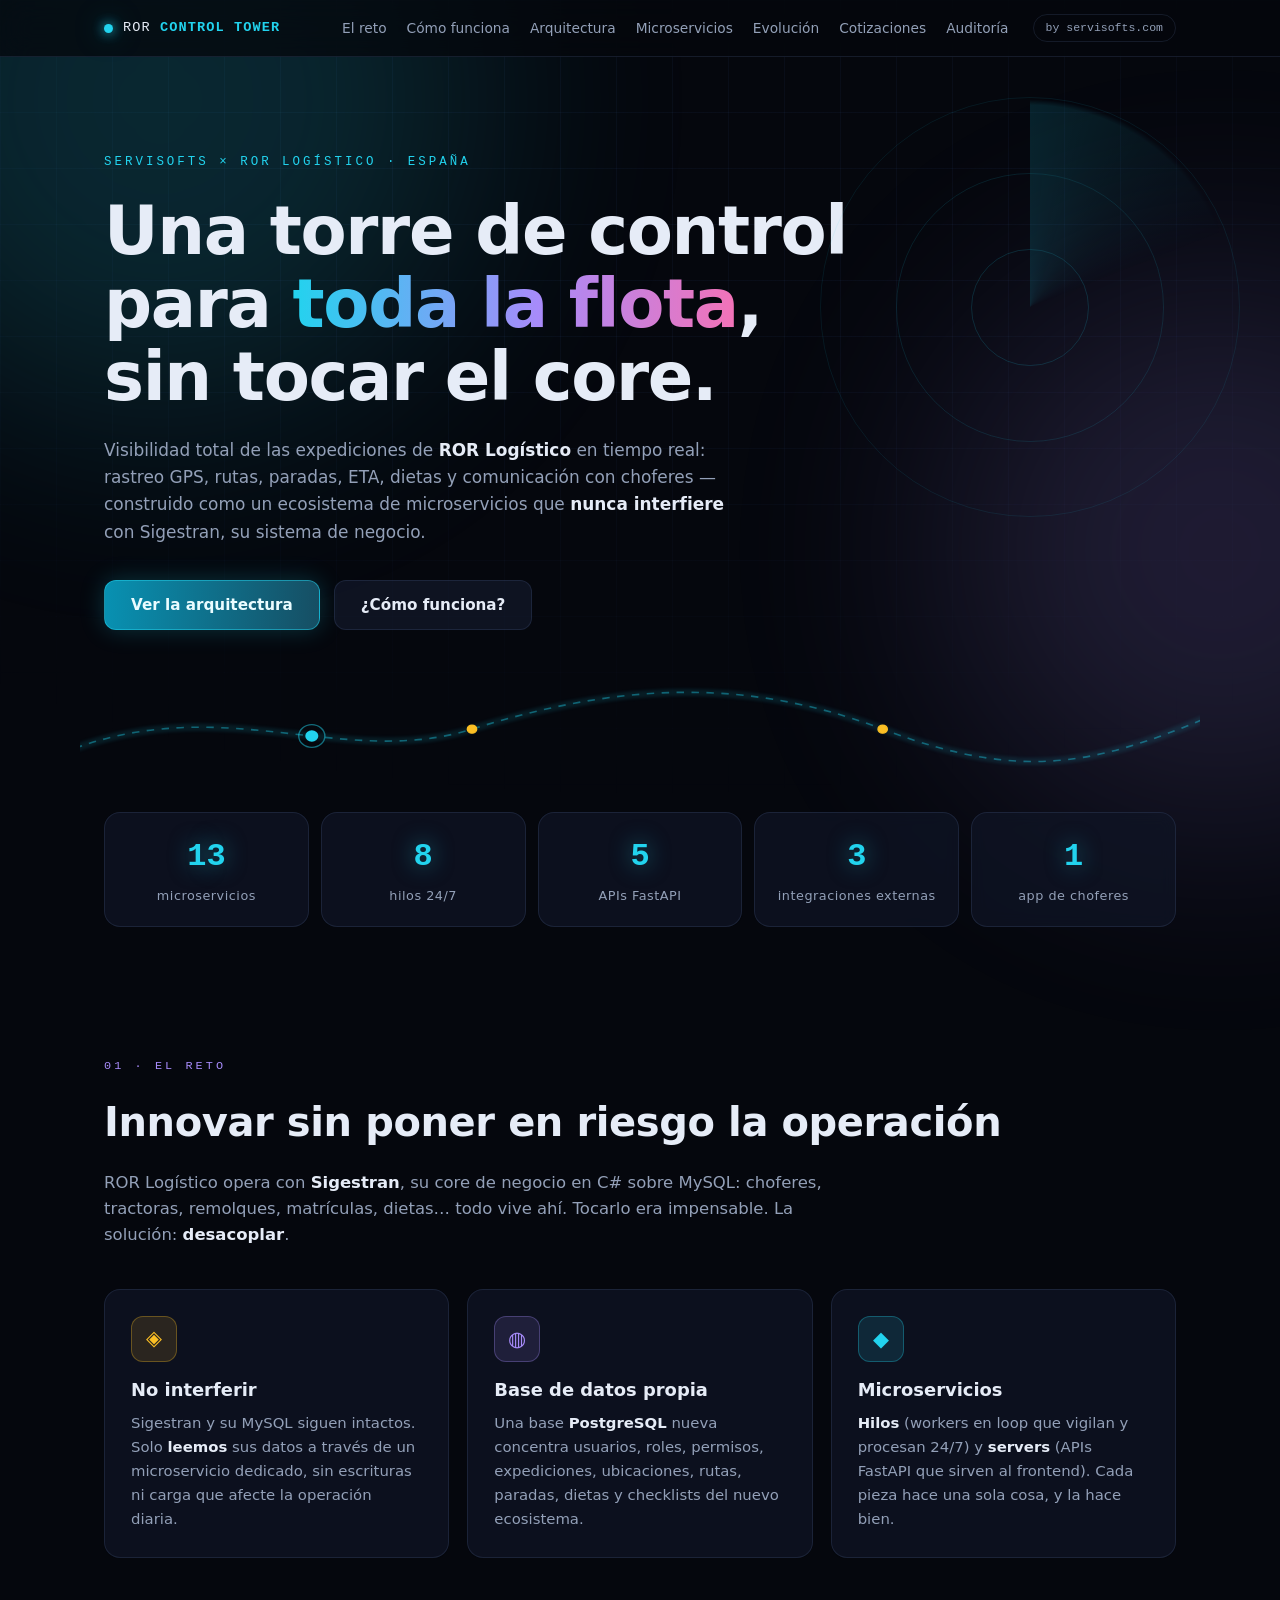
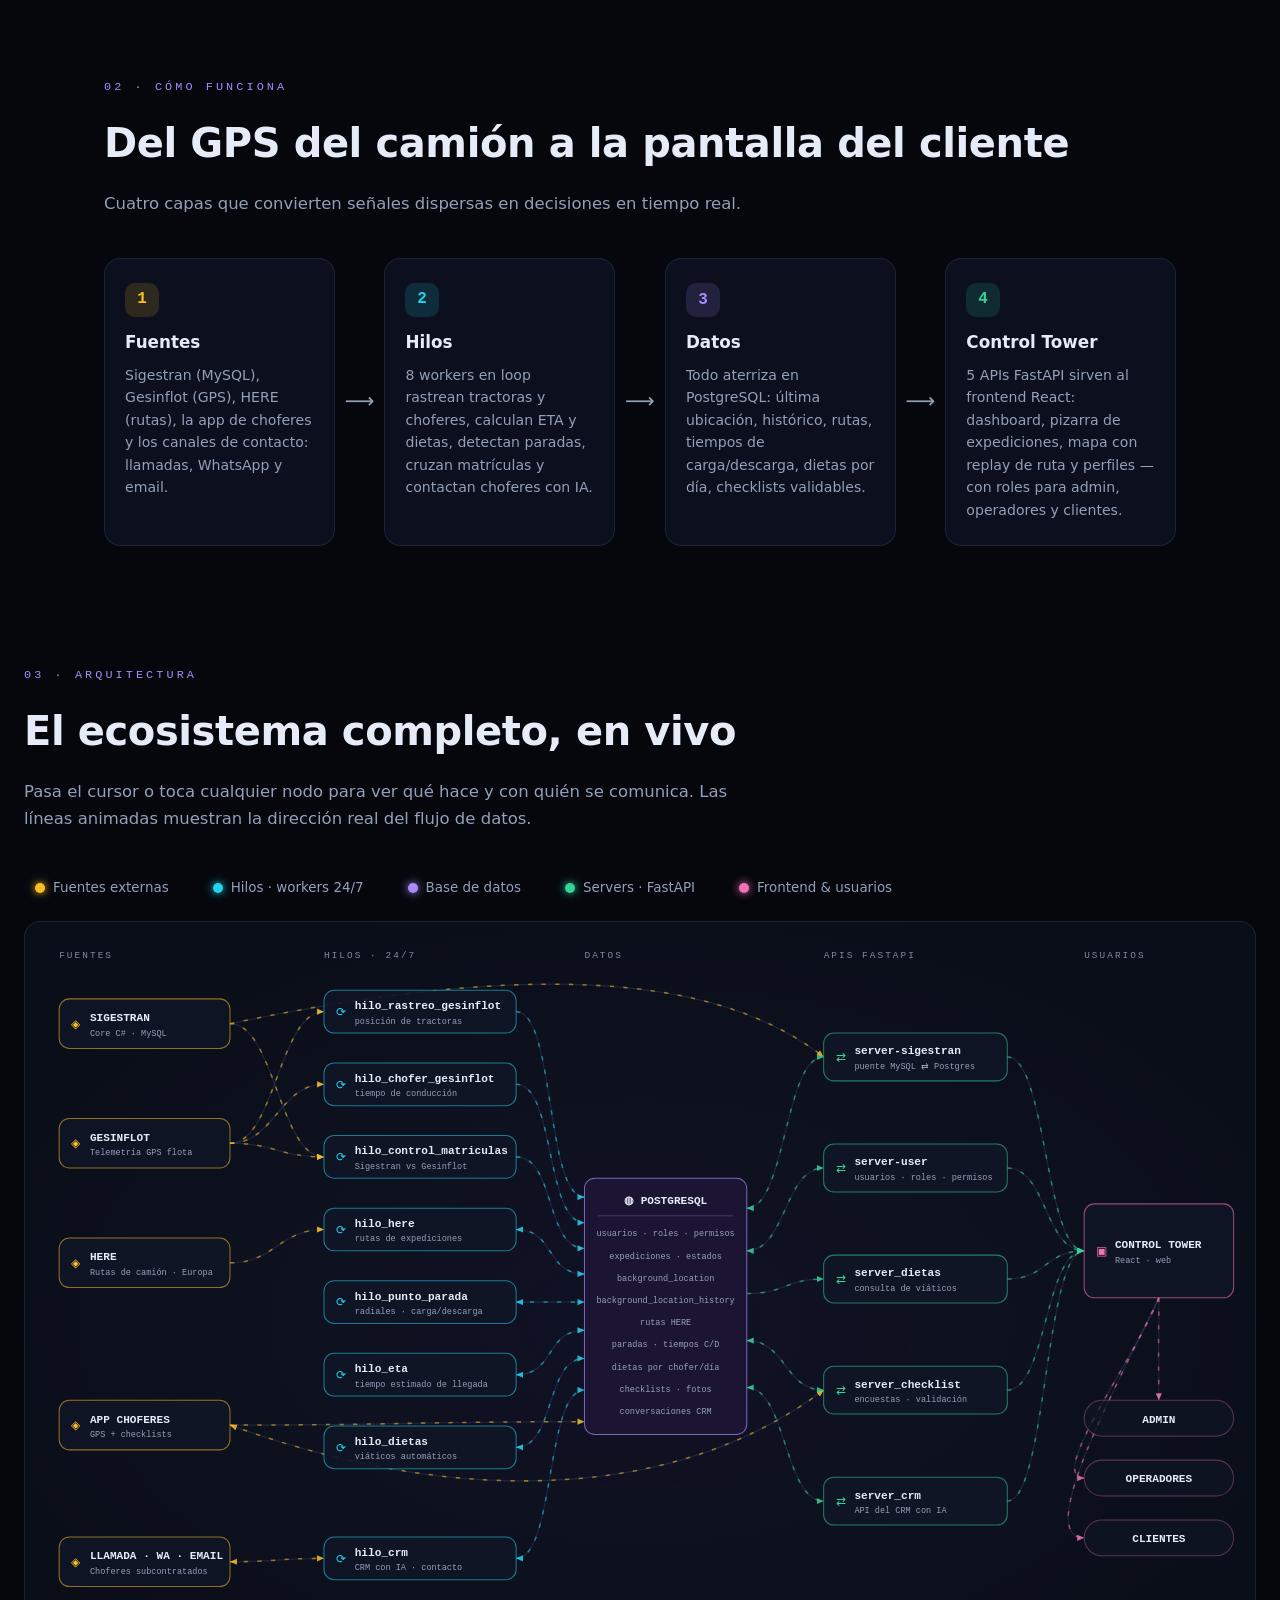
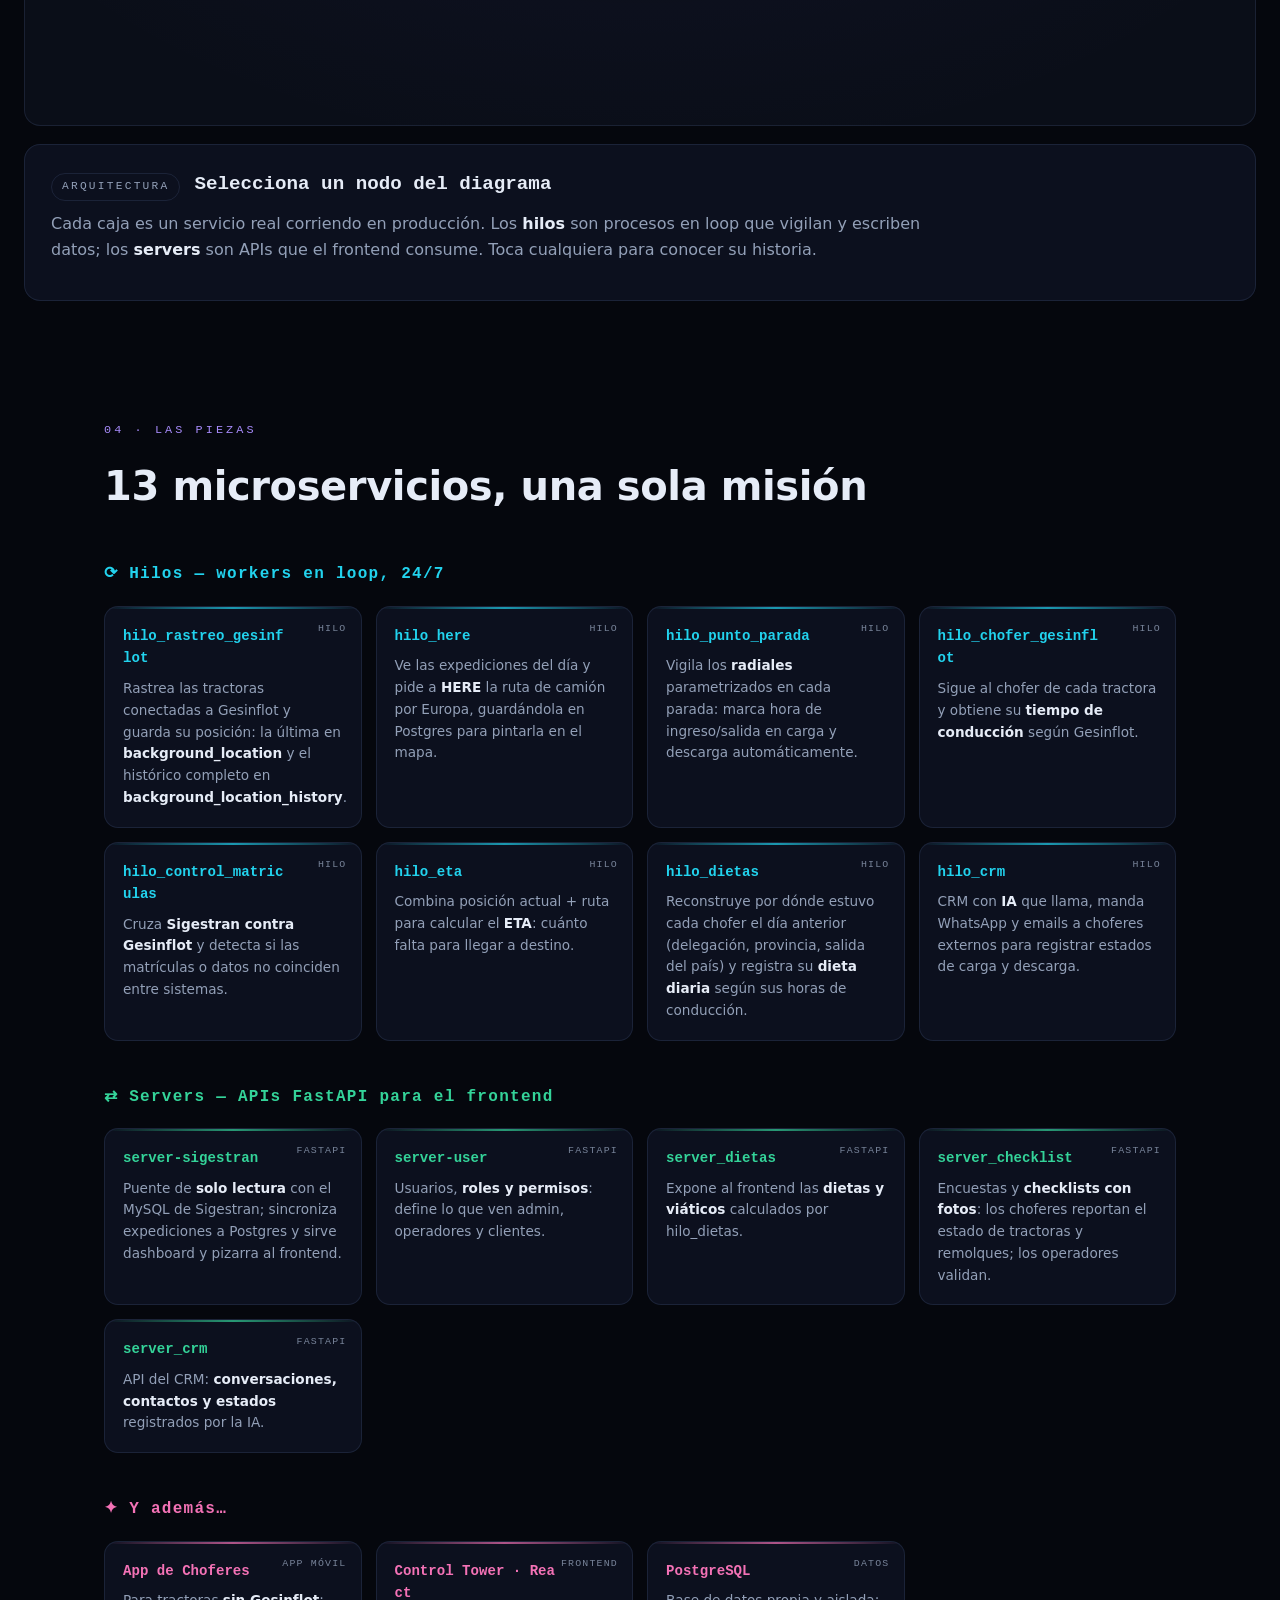
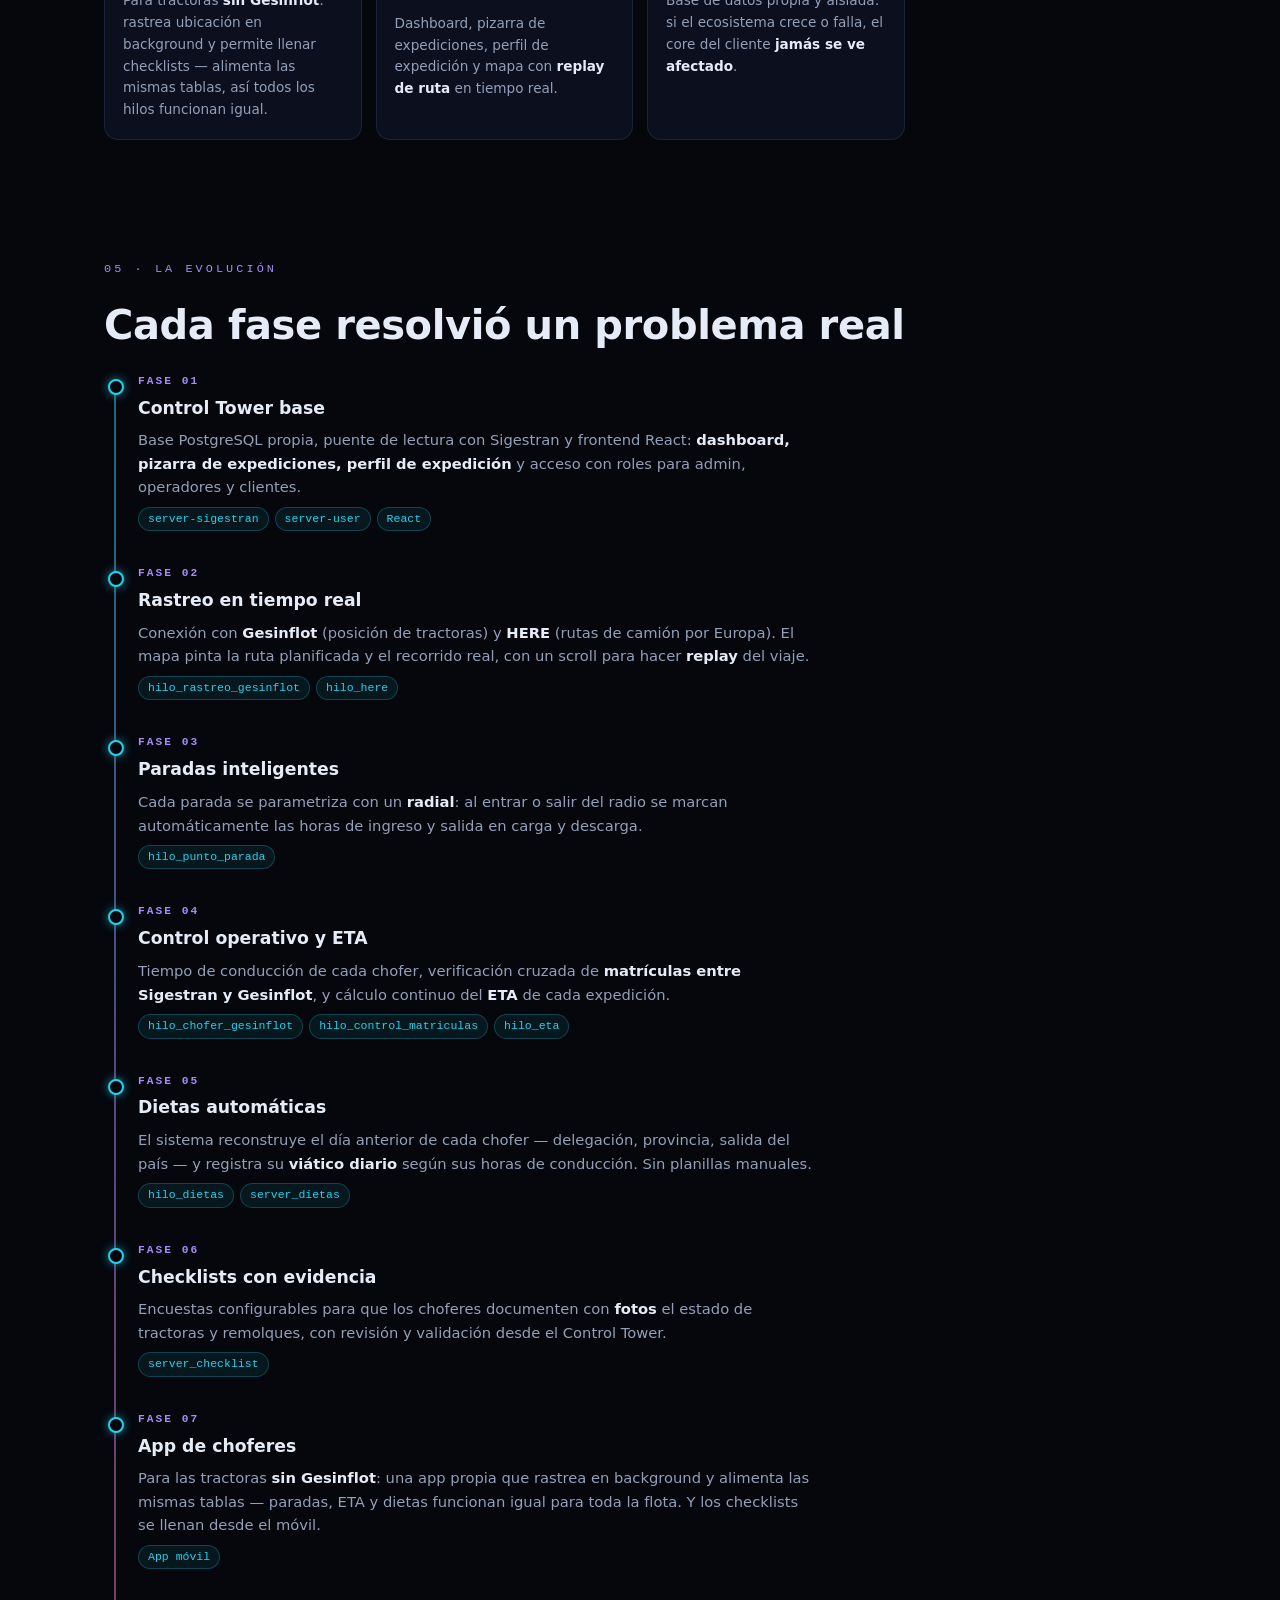
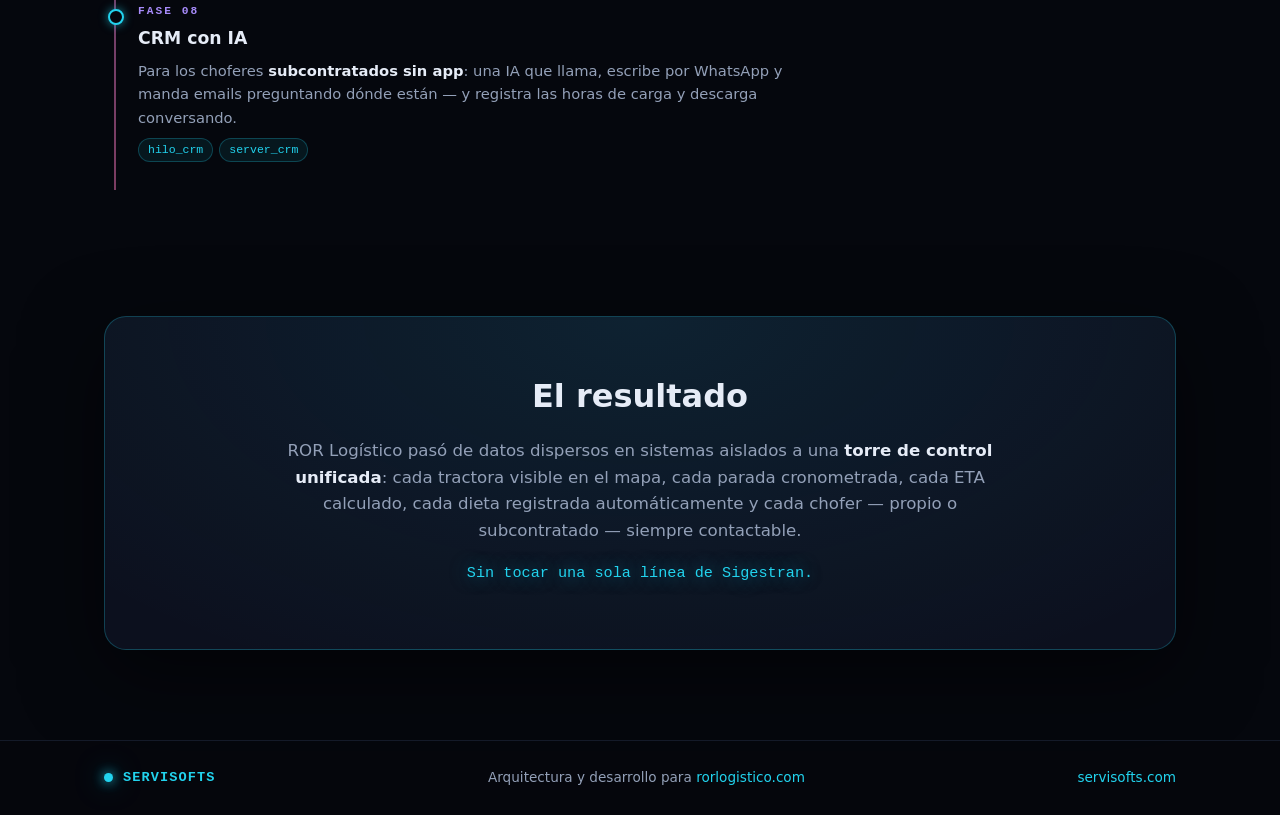
<file: index.html>
<!DOCTYPE html>
<html lang="es">
<head>
    <meta charset="UTF-8">
    <meta name="viewport" content="width=device-width, initial-scale=1.0">
    <title>ROR Control Tower — Arquitectura | Servisofts</title>
    <meta name="description" content="Control Tower logístico para ROR Logístico: rastreo en tiempo real, ETA, dietas automáticas y CRM con IA. Desarrollado por Servisofts.">
    <meta property="og:type" content="website">
    <meta property="og:site_name" content="ROR Control Tower · Servisofts">
    <meta property="og:locale" content="es_ES">
    <meta property="og:url" content="https://s-r-o-r.github.io/">
    <meta property="og:title" content="ROR Control Tower — Arquitectura | Servisofts">
    <meta property="og:description" content="Control Tower logístico para ROR Logístico: rastreo en tiempo real, ETA, dietas automáticas y CRM con IA. Desarrollado por Servisofts.">
    <meta property="og:image" content="https://s-r-o-r.github.io/assets/og/og-home.jpg">
    <meta property="og:image:secure_url" content="https://s-r-o-r.github.io/assets/og/og-home.jpg">
    <meta property="og:image:type" content="image/jpeg">
    <meta property="og:image:width" content="1200">
    <meta property="og:image:height" content="630">
    <meta property="og:image:alt" content="ROR Control Tower — Arquitectura | Servisofts">
    <meta name="twitter:card" content="summary_large_image">
    <meta name="twitter:title" content="ROR Control Tower — Arquitectura | Servisofts">
    <meta name="twitter:description" content="Control Tower logístico para ROR Logístico: rastreo en tiempo real, ETA, dietas automáticas y CRM con IA. Desarrollado por Servisofts.">
    <meta name="twitter:image" content="https://s-r-o-r.github.io/assets/og/og-home.jpg">
    <link rel="canonical" href="https://s-r-o-r.github.io/">
    <link rel="stylesheet" href="style.css" />
</head>
<body>

    <!-- ══════════════════ FONDO GLOBAL ══════════════════ -->
    <div class="bg-grid" aria-hidden="true"></div>
    <div class="bg-glow bg-glow-1" aria-hidden="true"></div>
    <div class="bg-glow bg-glow-2" aria-hidden="true"></div>

    <!-- ══════════════════ NAV ══════════════════ -->
    <nav class="nav">
        <div class="nav-inner">
            <a class="brand" href="#top">
                <span class="brand-dot"></span>
                <span class="brand-name">ROR <b>CONTROL TOWER</b></span>
            </a>
            <button type="button" class="nav-toggle" id="navToggle" aria-expanded="false" aria-controls="navLinks" aria-label="Abrir menú">
                <span></span><span></span><span></span>
            </button>
            <div class="nav-links" id="navLinks">
                <a href="#reto">El reto</a>
                <a href="#flujo">Cómo funciona</a>
                <a href="#diagrama">Arquitectura</a>
                <a href="#microservicios">Microservicios</a>
                <a href="#evolucion">Evolución</a>
                <a href="cotizaciones/">Cotizaciones</a>
                <a href="auditoria/">Auditoría</a>
            </div>
            <span class="nav-badge">by servisofts.com</span>
        </div>
    </nav>

    <!-- ══════════════════ HERO ══════════════════ -->
    <header class="hero" id="top">
        <div class="hero-radar" aria-hidden="true">
            <span></span><span></span><span></span>
            <i class="sweep"></i>
        </div>

        <p class="hero-kicker">SERVISOFTS × ROR LOGÍSTICO · ESPAÑA</p>
        <h1 class="hero-title">
            Una torre de control<br>
            para <span class="grad">toda la flota</span>,<br>
            sin tocar el core.
        </h1>
        <p class="hero-sub">
            Visibilidad total de las expediciones de <b>ROR Logístico</b> en tiempo real:
            rastreo GPS, rutas, paradas, ETA, dietas y comunicación con choferes —
            construido como un ecosistema de microservicios que <b>nunca interfiere</b>
            con Sigestran, su sistema de negocio.
        </p>

        <div class="hero-cta">
            <a class="btn btn-primary" href="#diagrama">Ver la arquitectura</a>
            <a class="btn btn-ghost" href="#flujo">¿Cómo funciona?</a>
        </div>

        <!-- ruta animada -->
        <div class="hero-route" aria-hidden="true">
            <svg viewBox="0 0 1200 160" preserveAspectRatio="none">
                <path id="routePath" class="route-line"
                      d="M -20 120 C 150 40, 280 140, 420 90 S 700 20, 860 90 S 1100 130, 1240 60" />
                <path class="route-line route-line-glow"
                      d="M -20 120 C 150 40, 280 140, 420 90 S 700 20, 860 90 S 1100 130, 1240 60" />
                <circle class="route-stop" cx="420" cy="90" r="5"></circle>
                <circle class="route-stop-ring" cx="420" cy="90" r="5"></circle>
                <circle class="route-stop" cx="860" cy="90" r="5"></circle>
                <circle class="route-stop-ring" cx="860" cy="90" r="5"></circle>
                <g class="truck">
                    <circle r="7" class="truck-dot"></circle>
                    <circle r="14" class="truck-halo"></circle>
                    <animateMotion dur="14s" repeatCount="indefinite" rotate="none">
                        <mpath href="#routePath"/>
                    </animateMotion>
                </g>
            </svg>
        </div>

        <!-- stats -->
        <div class="hero-stats">
            <div class="stat"><b data-count="13">0</b><span>microservicios</span></div>
            <div class="stat"><b data-count="8">0</b><span>hilos 24/7</span></div>
            <div class="stat"><b data-count="5">0</b><span>APIs FastAPI</span></div>
            <div class="stat"><b data-count="3">0</b><span>integraciones externas</span></div>
            <div class="stat"><b data-count="1">0</b><span>app de choferes</span></div>
        </div>
    </header>

    <main>

    <!-- ══════════════════ EL RETO ══════════════════ -->
    <section class="section" id="reto">
        <p class="section-kicker">01 · EL RETO</p>
        <h2 class="section-title">Innovar sin poner en riesgo la operación</h2>
        <p class="section-lead">
            ROR Logístico opera con <b>Sigestran</b>, su core de negocio en C# sobre MySQL:
            choferes, tractoras, remolques, matrículas, dietas… todo vive ahí.
            Tocarlo era impensable. La solución: <b>desacoplar</b>.
        </p>

        <div class="cards-3">
            <article class="card reveal">
                <div class="card-icon amber">◈</div>
                <h3>No interferir</h3>
                <p>Sigestran y su MySQL siguen intactos. Solo <b>leemos</b> sus datos a través
                de un microservicio dedicado, sin escrituras ni carga que afecte la operación diaria.</p>
            </article>
            <article class="card reveal">
                <div class="card-icon violet">◍</div>
                <h3>Base de datos propia</h3>
                <p>Una base <b>PostgreSQL</b> nueva concentra usuarios, roles, permisos,
                expediciones, ubicaciones, rutas, paradas, dietas y checklists del nuevo ecosistema.</p>
            </article>
            <article class="card reveal">
                <div class="card-icon cyan">◆</div>
                <h3>Microservicios</h3>
                <p><b>Hilos</b> (workers en loop que vigilan y procesan 24/7) y <b>servers</b>
                (APIs FastAPI que sirven al frontend). Cada pieza hace una sola cosa, y la hace bien.</p>
            </article>
        </div>
    </section>

    <!-- ══════════════════ CÓMO FUNCIONA ══════════════════ -->
    <section class="section" id="flujo">
        <p class="section-kicker">02 · CÓMO FUNCIONA</p>
        <h2 class="section-title">Del GPS del camión a la pantalla del cliente</h2>
        <p class="section-lead">Cuatro capas que convierten señales dispersas en decisiones en tiempo real.</p>

        <div class="flow-steps">
            <div class="flow-step reveal">
                <span class="flow-num amber">1</span>
                <h3>Fuentes</h3>
                <p>Sigestran (MySQL), Gesinflot (GPS), HERE (rutas), la app de choferes
                y los canales de contacto: llamadas, WhatsApp y email.</p>
            </div>
            <span class="flow-arrow" aria-hidden="true">⟶</span>
            <div class="flow-step reveal">
                <span class="flow-num cyan">2</span>
                <h3>Hilos</h3>
                <p>8 workers en loop rastrean tractoras y choferes, calculan ETA y dietas,
                detectan paradas, cruzan matrículas y contactan choferes con IA.</p>
            </div>
            <span class="flow-arrow" aria-hidden="true">⟶</span>
            <div class="flow-step reveal">
                <span class="flow-num violet">3</span>
                <h3>Datos</h3>
                <p>Todo aterriza en PostgreSQL: última ubicación, histórico, rutas,
                tiempos de carga/descarga, dietas por día, checklists validables.</p>
            </div>
            <span class="flow-arrow" aria-hidden="true">⟶</span>
            <div class="flow-step reveal">
                <span class="flow-num green">4</span>
                <h3>Control Tower</h3>
                <p>5 APIs FastAPI sirven al frontend React: dashboard, pizarra de expediciones,
                mapa con replay de ruta y perfiles — con roles para admin, operadores y clientes.</p>
            </div>
        </div>
    </section>

    <!-- ══════════════════ DIAGRAMA ══════════════════ -->
    <section class="section section-wide" id="diagrama">
        <p class="section-kicker">03 · ARQUITECTURA</p>
        <h2 class="section-title">El ecosistema completo, en vivo</h2>
        <p class="section-lead">
            Pasa el cursor o toca cualquier nodo para ver qué hace y con quién se comunica.
            Las líneas animadas muestran la dirección real del flujo de datos.
        </p>

        <div class="diagram-legend" id="diagramLegend">
            <span data-type="source"><i class="dot amber"></i> Fuentes externas</span>
            <span data-type="hilo"><i class="dot cyan"></i> Hilos · workers 24/7</span>
            <span data-type="db"><i class="dot violet"></i> Base de datos</span>
            <span data-type="server"><i class="dot green"></i> Servers · FastAPI</span>
            <span data-type="front"><i class="dot pink"></i> Frontend & usuarios</span>
        </div>

        <div class="diagram-scroll">
            <div class="diagram-wrap" id="diagramWrap">
                <svg id="diagramSvg" viewBox="0 0 1440 940" role="img"
                     aria-label="Diagrama de arquitectura de microservicios del Control Tower"></svg>
            </div>
        </div>

        <div class="diagram-detail" id="diagramDetail">
            <div class="detail-head">
                <span class="detail-type" id="detailType">ARQUITECTURA</span>
                <h3 id="detailTitle">Selecciona un nodo del diagrama</h3>
            </div>
            <p id="detailDesc">
                Cada caja es un servicio real corriendo en producción. Los <b>hilos</b> son procesos
                en loop que vigilan y escriben datos; los <b>servers</b> son APIs que el frontend consume.
                Toca cualquiera para conocer su historia.
            </p>
            <div class="detail-links" id="detailLinks"></div>
        </div>
    </section>

    <!-- ══════════════════ MICROSERVICIOS ══════════════════ -->
    <section class="section" id="microservicios">
        <p class="section-kicker">04 · LAS PIEZAS</p>
        <h2 class="section-title">13 microservicios, una sola misión</h2>

        <h3 class="group-title cyan-t">⟳ Hilos — workers en loop, 24/7</h3>
        <div class="ms-grid" id="hilosGrid"></div>

        <h3 class="group-title green-t">⇄ Servers — APIs FastAPI para el frontend</h3>
        <div class="ms-grid" id="serversGrid"></div>

        <h3 class="group-title pink-t">✦ Y además…</h3>
        <div class="ms-grid" id="extrasGrid"></div>
    </section>

    <!-- ══════════════════ EVOLUCIÓN ══════════════════ -->
    <section class="section" id="evolucion">
        <p class="section-kicker">05 · LA EVOLUCIÓN</p>
        <h2 class="section-title">Cada fase resolvió un problema real</h2>
        <div class="timeline" id="timeline"></div>
    </section>

    <!-- ══════════════════ CIERRE ══════════════════ -->
    <section class="section closing">
        <div class="closing-box reveal">
            <h2>El resultado</h2>
            <p>
                ROR Logístico pasó de datos dispersos en sistemas aislados a una
                <b>torre de control unificada</b>: cada tractora visible en el mapa,
                cada parada cronometrada, cada ETA calculado, cada dieta registrada
                automáticamente y cada chofer — propio o subcontratado — siempre contactable.
            </p>
            <p class="closing-sign">Sin tocar una sola línea de Sigestran.</p>
        </div>
    </section>

    </main>

    <footer class="footer">
        <div class="footer-inner">
            <span class="brand"><span class="brand-dot"></span> <b>SERVISOFTS</b></span>
            <span>Arquitectura y desarrollo para <a href="https://rorlogistico.com" target="_blank" rel="noopener">rorlogistico.com</a></span>
            <a href="https://servisofts.com" target="_blank" rel="noopener">servisofts.com</a>
        </div>
    </footer>

    <script src="index.js"></script>
</body>
</html>
</file>
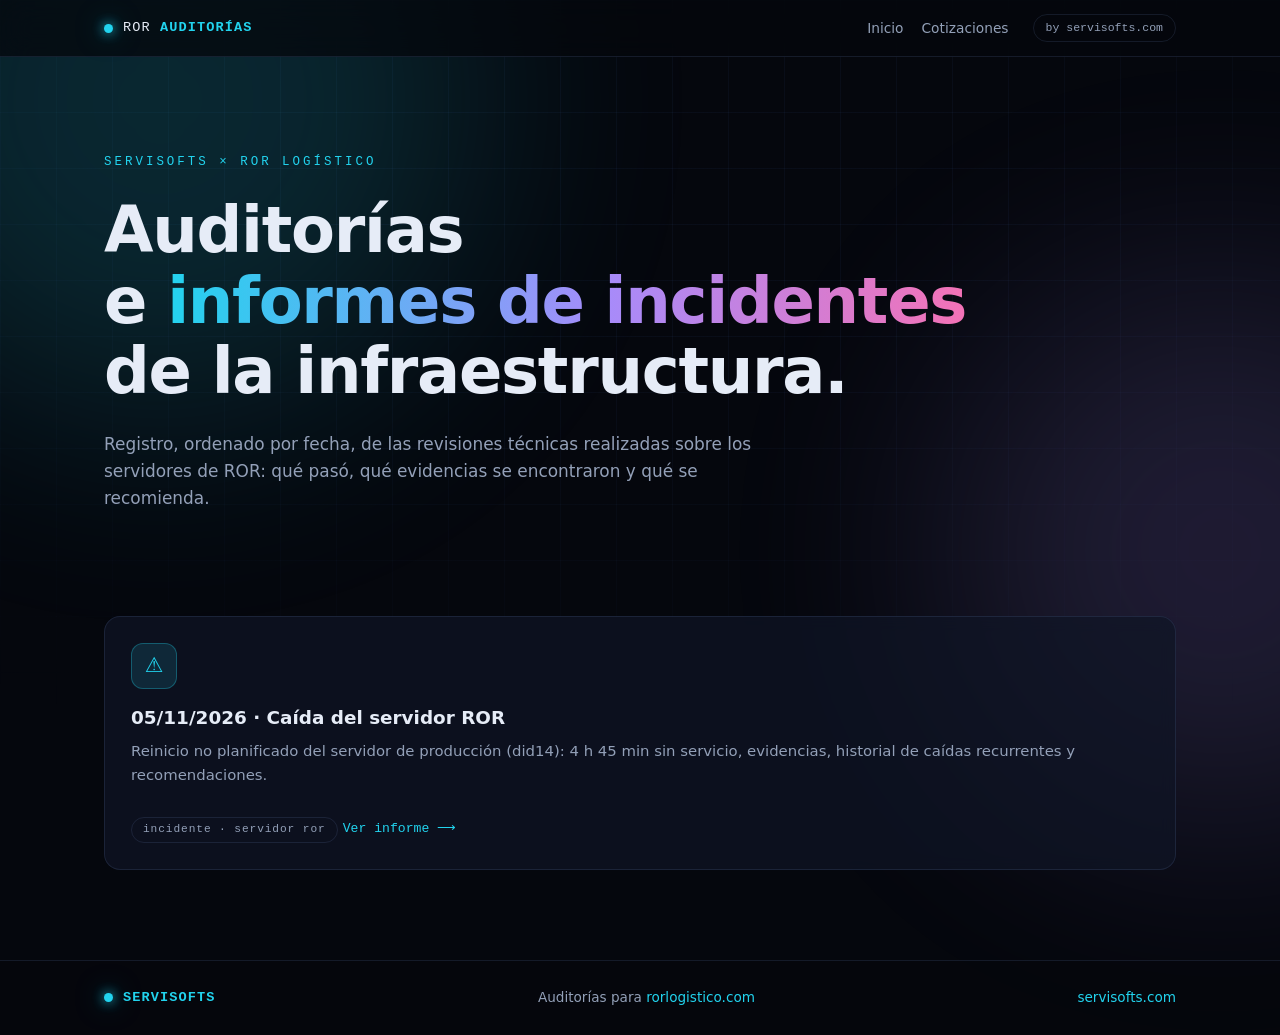
<file: auditoria/index.html>
<!DOCTYPE html>
<html lang="es">
<head>
    <meta charset="UTF-8">
    <meta name="viewport" content="width=device-width, initial-scale=1.0">
    <title>Auditorías — Servisofts</title>
    <meta name="description" content="Informes de auditoría e incidentes de la infraestructura de ROR Logístico, elaborados por Servisofts.">
    <link rel="stylesheet" href="style.css" />
</head>
<body>

    <!-- ══════════════════ FONDO GLOBAL ══════════════════ -->
    <div class="bg-grid" aria-hidden="true"></div>
    <div class="bg-glow bg-glow-1" aria-hidden="true"></div>
    <div class="bg-glow bg-glow-2" aria-hidden="true"></div>

    <!-- ══════════════════ NAV ══════════════════ -->
    <nav class="nav">
        <div class="nav-inner">
            <a class="brand" href="#top">
                <span class="brand-dot"></span>
                <span class="brand-name">ROR <b>AUDITORÍAS</b></span>
            </a>
            <button type="button" class="nav-toggle" id="navToggle" aria-expanded="false" aria-controls="navLinks" aria-label="Abrir menú">
                <span></span><span></span><span></span>
            </button>
            <div class="nav-links" id="navLinks">
                <a href="../">Inicio</a>
                <a href="../cotizaciones/">Cotizaciones</a>
            </div>
            <span class="nav-badge">by servisofts.com</span>
        </div>
    </nav>

    <!-- ══════════════════ HERO ══════════════════ -->
    <header class="hero" id="top">
        <p class="hero-kicker">SERVISOFTS × ROR LOGÍSTICO</p>
        <h1 class="hero-title">
            Auditorías<br>
            e <span class="grad">informes de incidentes</span><br>
            de la infraestructura.
        </h1>
        <p class="hero-sub">
            Registro, ordenado por fecha, de las revisiones técnicas realizadas sobre los
            servidores de ROR: qué pasó, qué evidencias se encontraron y qué se recomienda.
        </p>
    </header>

    <main>
        <section class="section">
            <div class="menu-grid">
                <a class="menu-card reveal" href="2026-11-05/index.html">
                    <div class="menu-card-icon">⚠</div>
                    <h3>05/11/2026 · Caída del servidor ROR</h3>
                    <p>Reinicio no planificado del servidor de producción (did14): 4 h 45 min sin
                    servicio, evidencias, historial de caídas recurrentes y recomendaciones.</p>
                    <span class="menu-card-tag">incidente · servidor ror</span>
                    <div class="menu-card-go" style="margin-top: 14px;">Ver informe ⟶</div>
                </a>
            </div>
        </section>
    </main>

    <footer class="footer">
        <div class="footer-inner">
            <span class="brand"><span class="brand-dot"></span> <b>SERVISOFTS</b></span>
            <span>Auditorías para <a href="https://rorlogistico.com" target="_blank" rel="noopener">rorlogistico.com</a></span>
            <a href="https://servisofts.com" target="_blank" rel="noopener">servisofts.com</a>
        </div>
    </footer>

    <script src="index.js"></script>
</body>
</html>
</file>
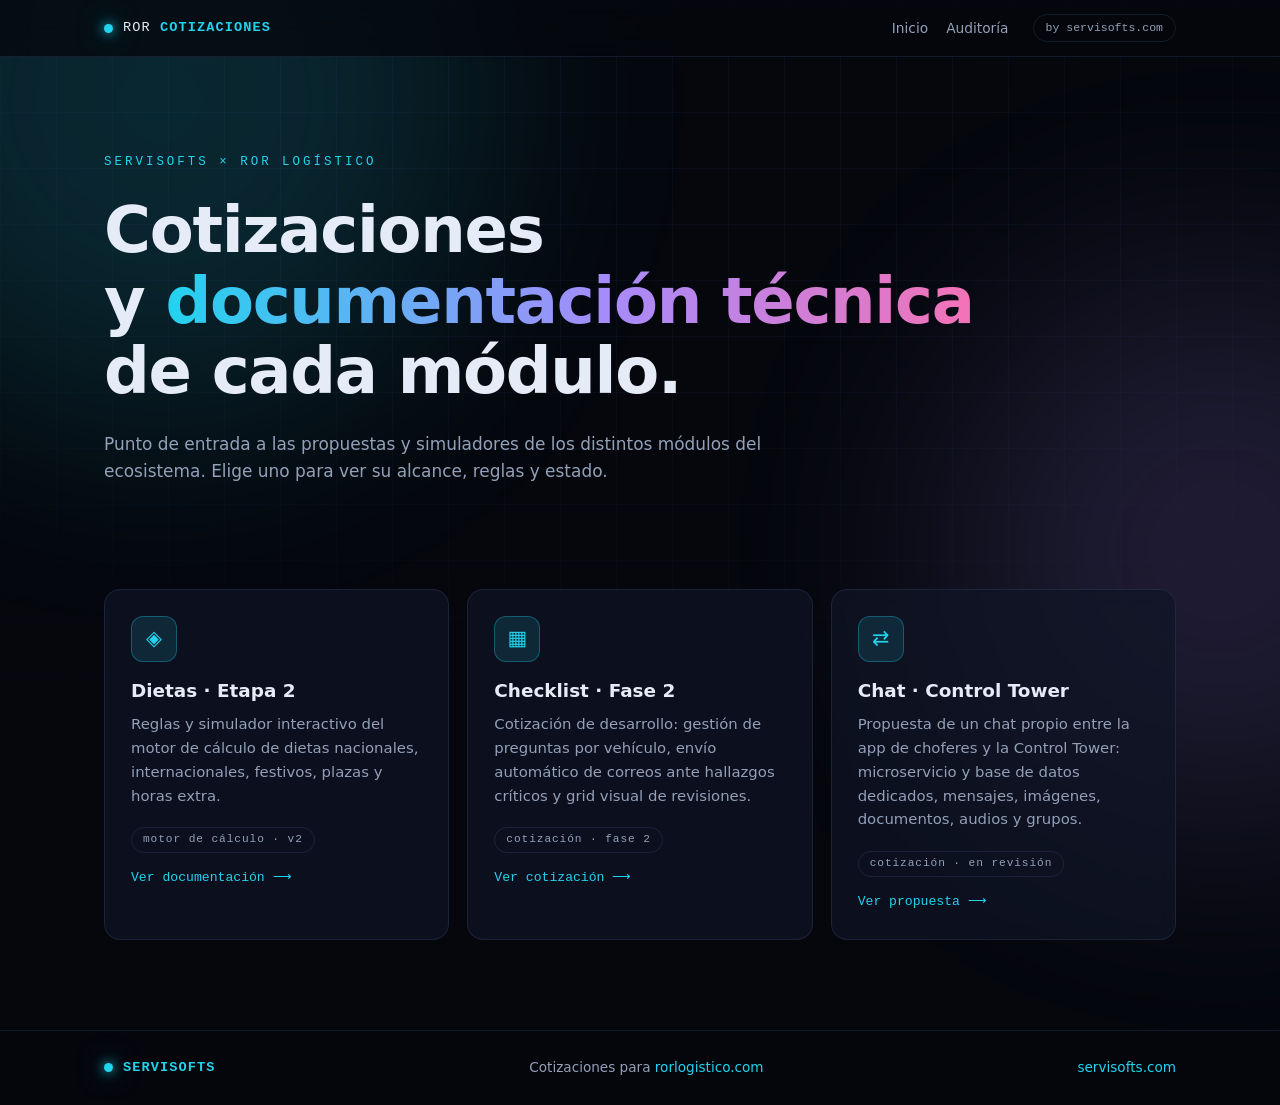
<file: cotizaciones/index.html>
<!DOCTYPE html>
<html lang="es">
<head>
    <meta charset="UTF-8">
    <meta name="viewport" content="width=device-width, initial-scale=1.0">
    <title>Cotizaciones — Servisofts</title>
    <meta name="description" content="Menú de módulos de cotizaciones para ROR Logístico.">
    <meta property="og:type" content="website">
    <meta property="og:site_name" content="ROR Control Tower · Servisofts">
    <meta property="og:locale" content="es_ES">
    <meta property="og:url" content="https://s-r-o-r.github.io/cotizaciones/">
    <meta property="og:title" content="Cotizaciones — Servisofts">
    <meta property="og:description" content="Menú de módulos de cotizaciones para ROR Logístico.">
    <meta property="og:image" content="https://s-r-o-r.github.io/assets/og/og-cotizaciones.jpg">
    <meta property="og:image:secure_url" content="https://s-r-o-r.github.io/assets/og/og-cotizaciones.jpg">
    <meta property="og:image:type" content="image/jpeg">
    <meta property="og:image:width" content="1200">
    <meta property="og:image:height" content="630">
    <meta property="og:image:alt" content="Cotizaciones — Servisofts">
    <meta name="twitter:card" content="summary_large_image">
    <meta name="twitter:title" content="Cotizaciones — Servisofts">
    <meta name="twitter:description" content="Menú de módulos de cotizaciones para ROR Logístico.">
    <meta name="twitter:image" content="https://s-r-o-r.github.io/assets/og/og-cotizaciones.jpg">
    <link rel="canonical" href="https://s-r-o-r.github.io/cotizaciones/">
    <link rel="stylesheet" href="style.css" />
</head>
<body>

    <!-- ══════════════════ FONDO GLOBAL ══════════════════ -->
    <div class="bg-grid" aria-hidden="true"></div>
    <div class="bg-glow bg-glow-1" aria-hidden="true"></div>
    <div class="bg-glow bg-glow-2" aria-hidden="true"></div>

    <!-- ══════════════════ NAV ══════════════════ -->
    <nav class="nav">
        <div class="nav-inner">
            <a class="brand" href="#top">
                <span class="brand-dot"></span>
                <span class="brand-name">ROR <b>COTIZACIONES</b></span>
            </a>
            <button type="button" class="nav-toggle" id="navToggle" aria-expanded="false" aria-controls="navLinks" aria-label="Abrir menú">
                <span></span    ><span></span><span></span>
            </button>
            <div class="nav-links" id="navLinks">
                <a href="../">Inicio</a>
                <a href="../auditoria/">Auditoría</a>
            </div>
            <span class="nav-badge">by servisofts.com</span>
        </div>
    </nav>

    <!-- ══════════════════ HERO ══════════════════ -->
    <header class="hero" id="top">
        <p class="hero-kicker">SERVISOFTS × ROR LOGÍSTICO</p>
        <h1 class="hero-title">
            Cotizaciones<br>
            y <span class="grad">documentación técnica</span><br>
            de cada módulo.
        </h1>
        <p class="hero-sub">
            Punto de entrada a las propuestas y simuladores de los distintos
            módulos del ecosistema. Elige uno para ver su alcance, reglas y estado.
        </p>
    </header>

    <main>
        <section class="section">
            <div class="menu-grid">
                <a class="menu-card reveal" href="dietas2/index.html">
                    <div class="menu-card-icon">◈</div>
                    <h3>Dietas · Etapa 2</h3>
                    <p>Reglas y simulador interactivo del motor de cálculo de dietas
                    nacionales, internacionales, festivos, plazas y horas extra.</p>
                    <span class="menu-card-tag">motor de cálculo · v2</span>
                    <div class="menu-card-go" style="margin-top: 14px;">Ver documentación ⟶</div>
                </a>
                <a class="menu-card reveal" href="checklist2/index.html">
                    <div class="menu-card-icon">▦</div>
                    <h3>Checklist · Fase 2</h3>
                    <p>Cotización de desarrollo: gestión de preguntas por vehículo, envío
                    automático de correos ante hallazgos críticos y grid visual de revisiones.</p>
                    <span class="menu-card-tag">cotización · fase 2</span>
                    <div class="menu-card-go" style="margin-top: 14px;">Ver cotización ⟶</div>
                </a>
                <a class="menu-card reveal" href="chat/index.html">
                    <div class="menu-card-icon">⇄</div>
                    <h3>Chat · Control Tower</h3>
                    <p>Propuesta de un chat propio entre la app de choferes y la Control Tower:
                    microservicio y base de datos dedicados, mensajes, imágenes, documentos, audios y grupos.</p>
                    <span class="menu-card-tag">cotización · en revisión</span>
                    <div class="menu-card-go" style="margin-top: 14px;">Ver propuesta ⟶</div>
                </a>
            </div>
        </section>
    </main>

    <footer class="footer">
        <div class="footer-inner">
            <span class="brand"><span class="brand-dot"></span> <b>SERVISOFTS</b></span>
            <span>Cotizaciones para <a href="https://rorlogistico.com" target="_blank" rel="noopener">rorlogistico.com</a></span>
            <a href="https://servisofts.com" target="_blank" rel="noopener">servisofts.com</a>
        </div>
    </footer>

    <script src="index.js"></script>
</body>
</html>
</file>
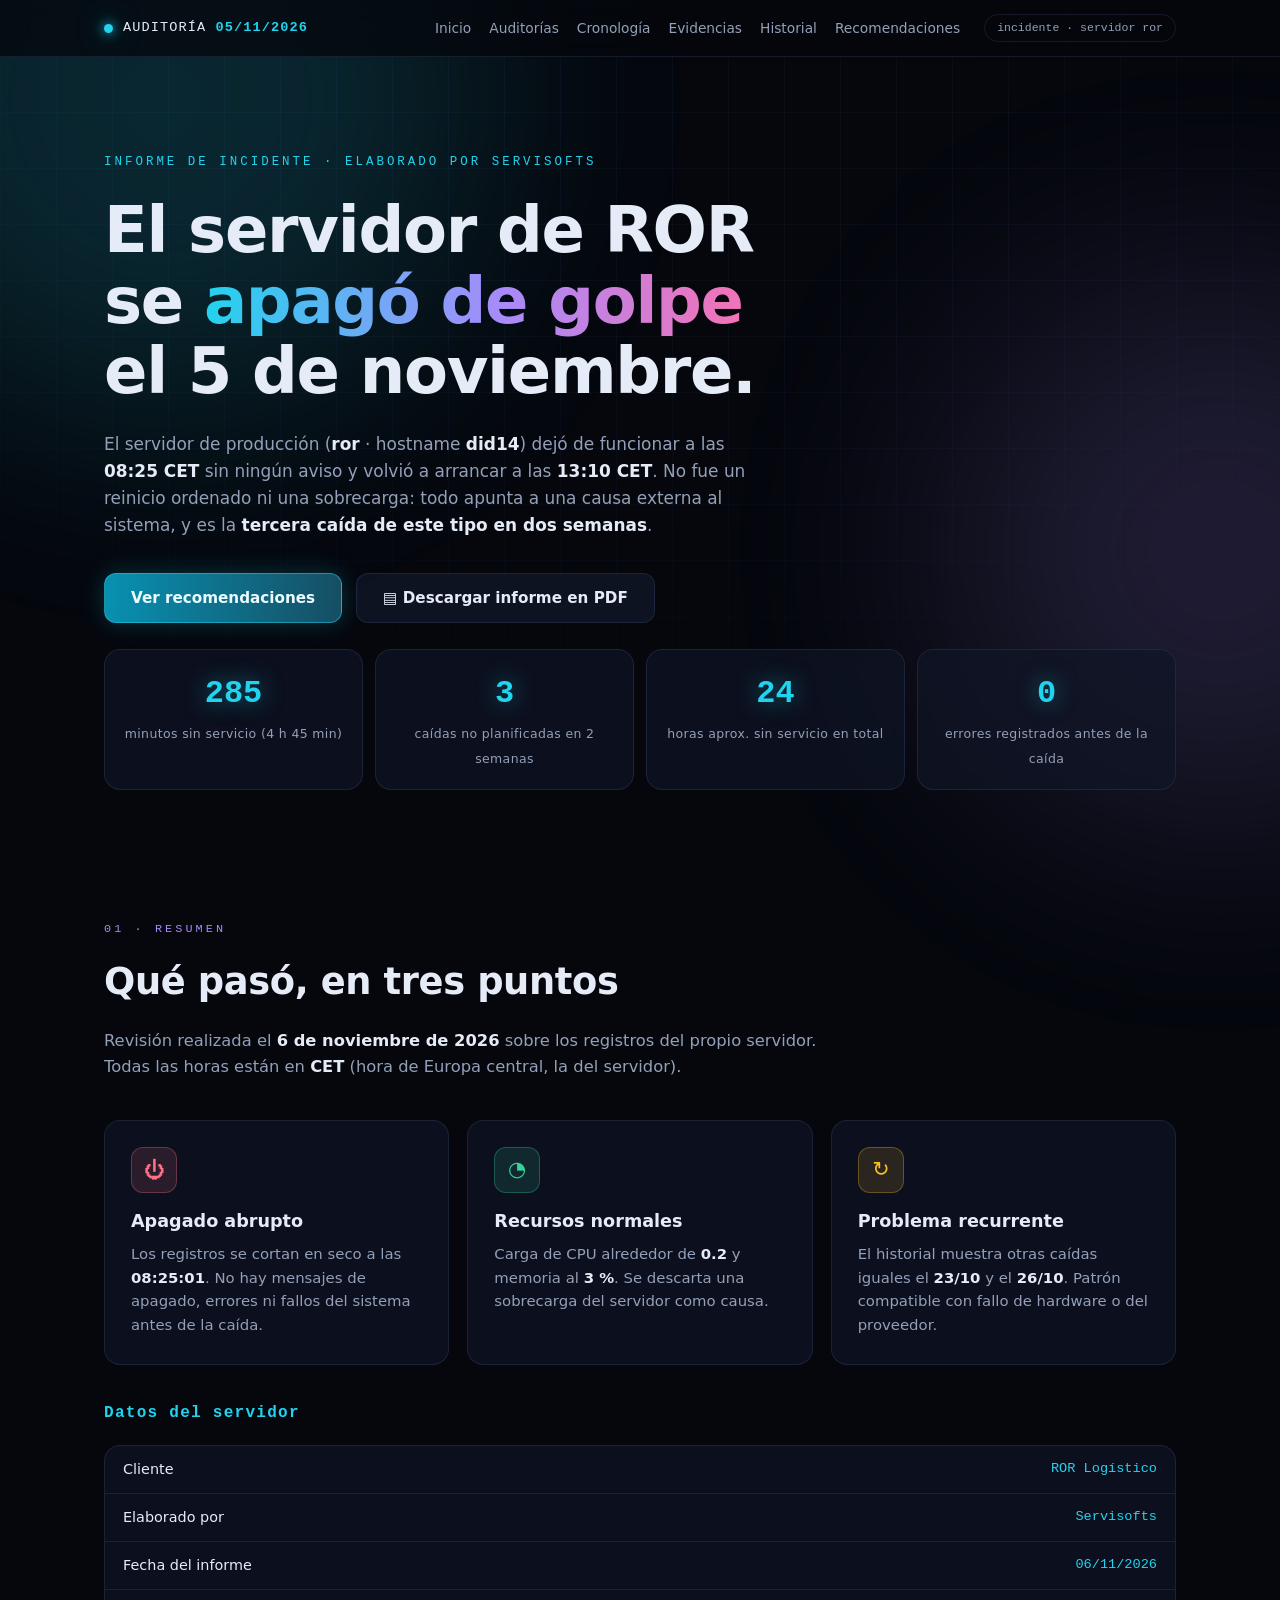
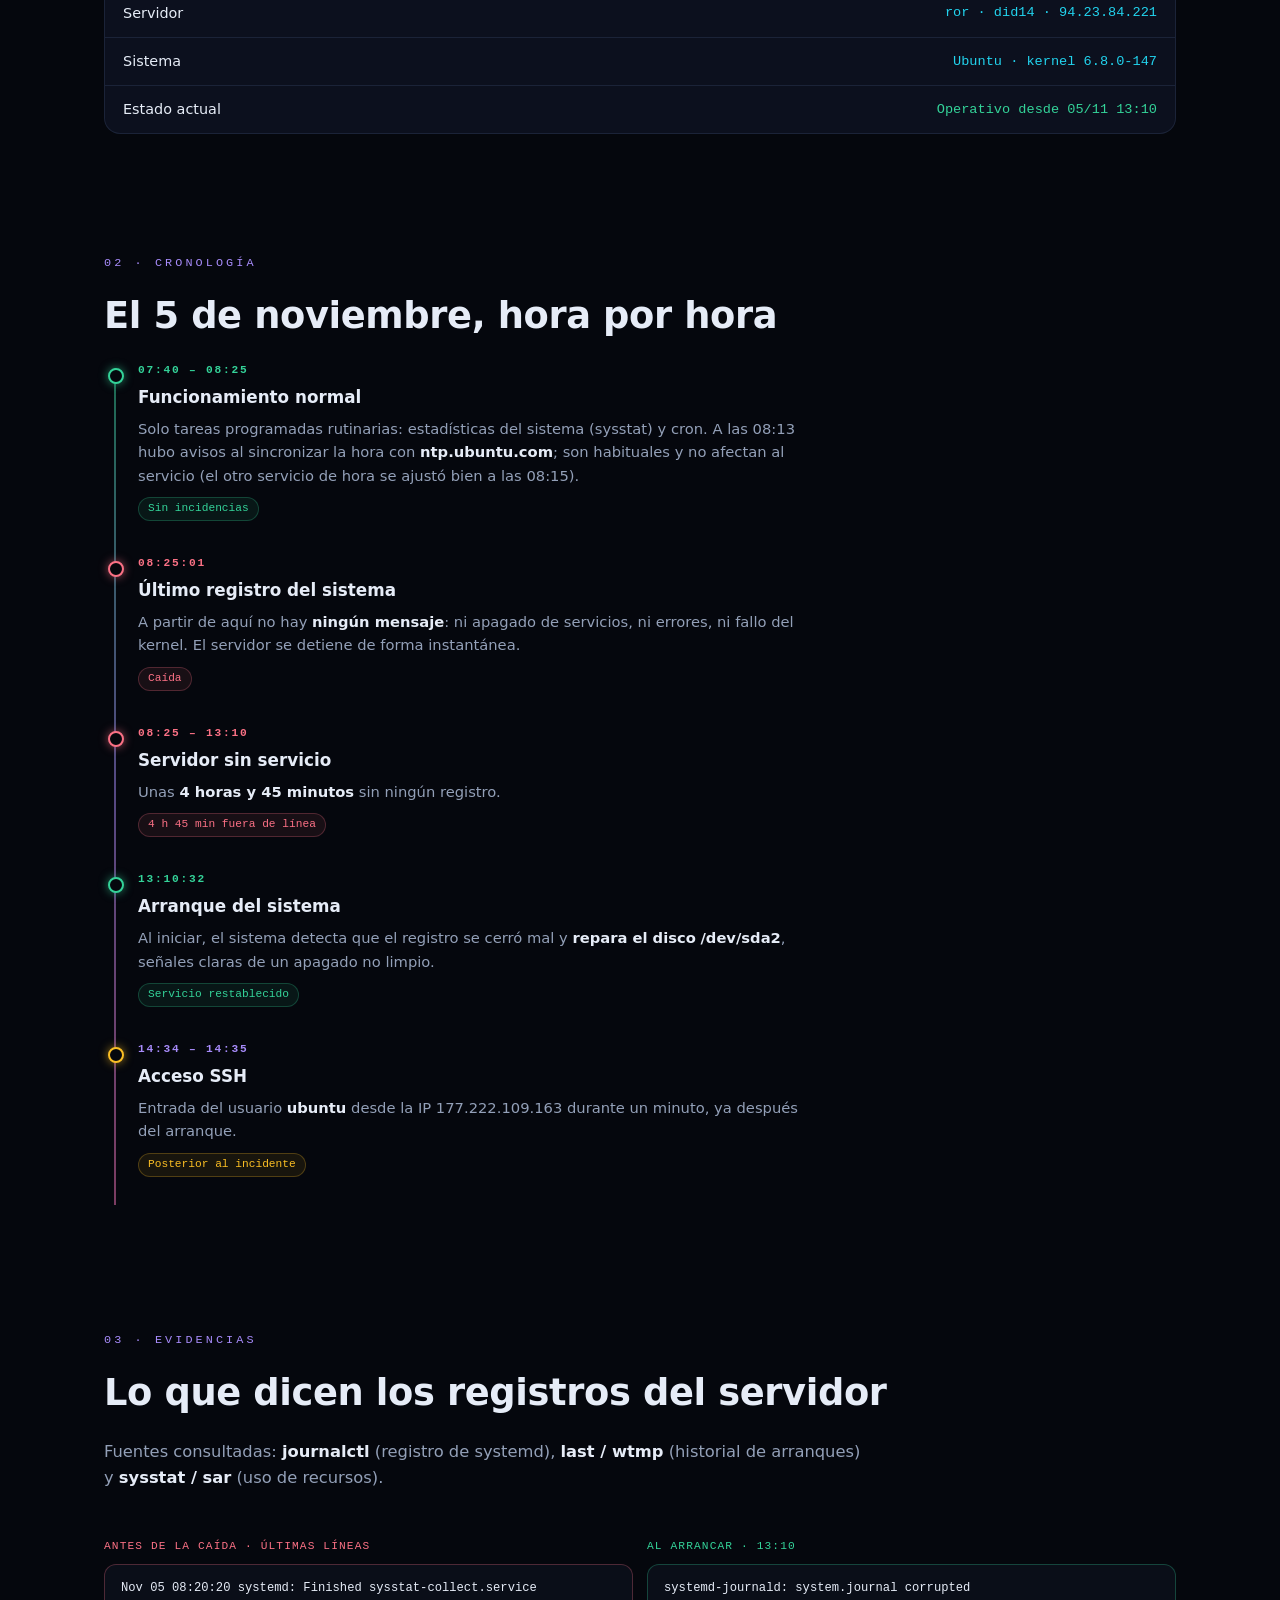
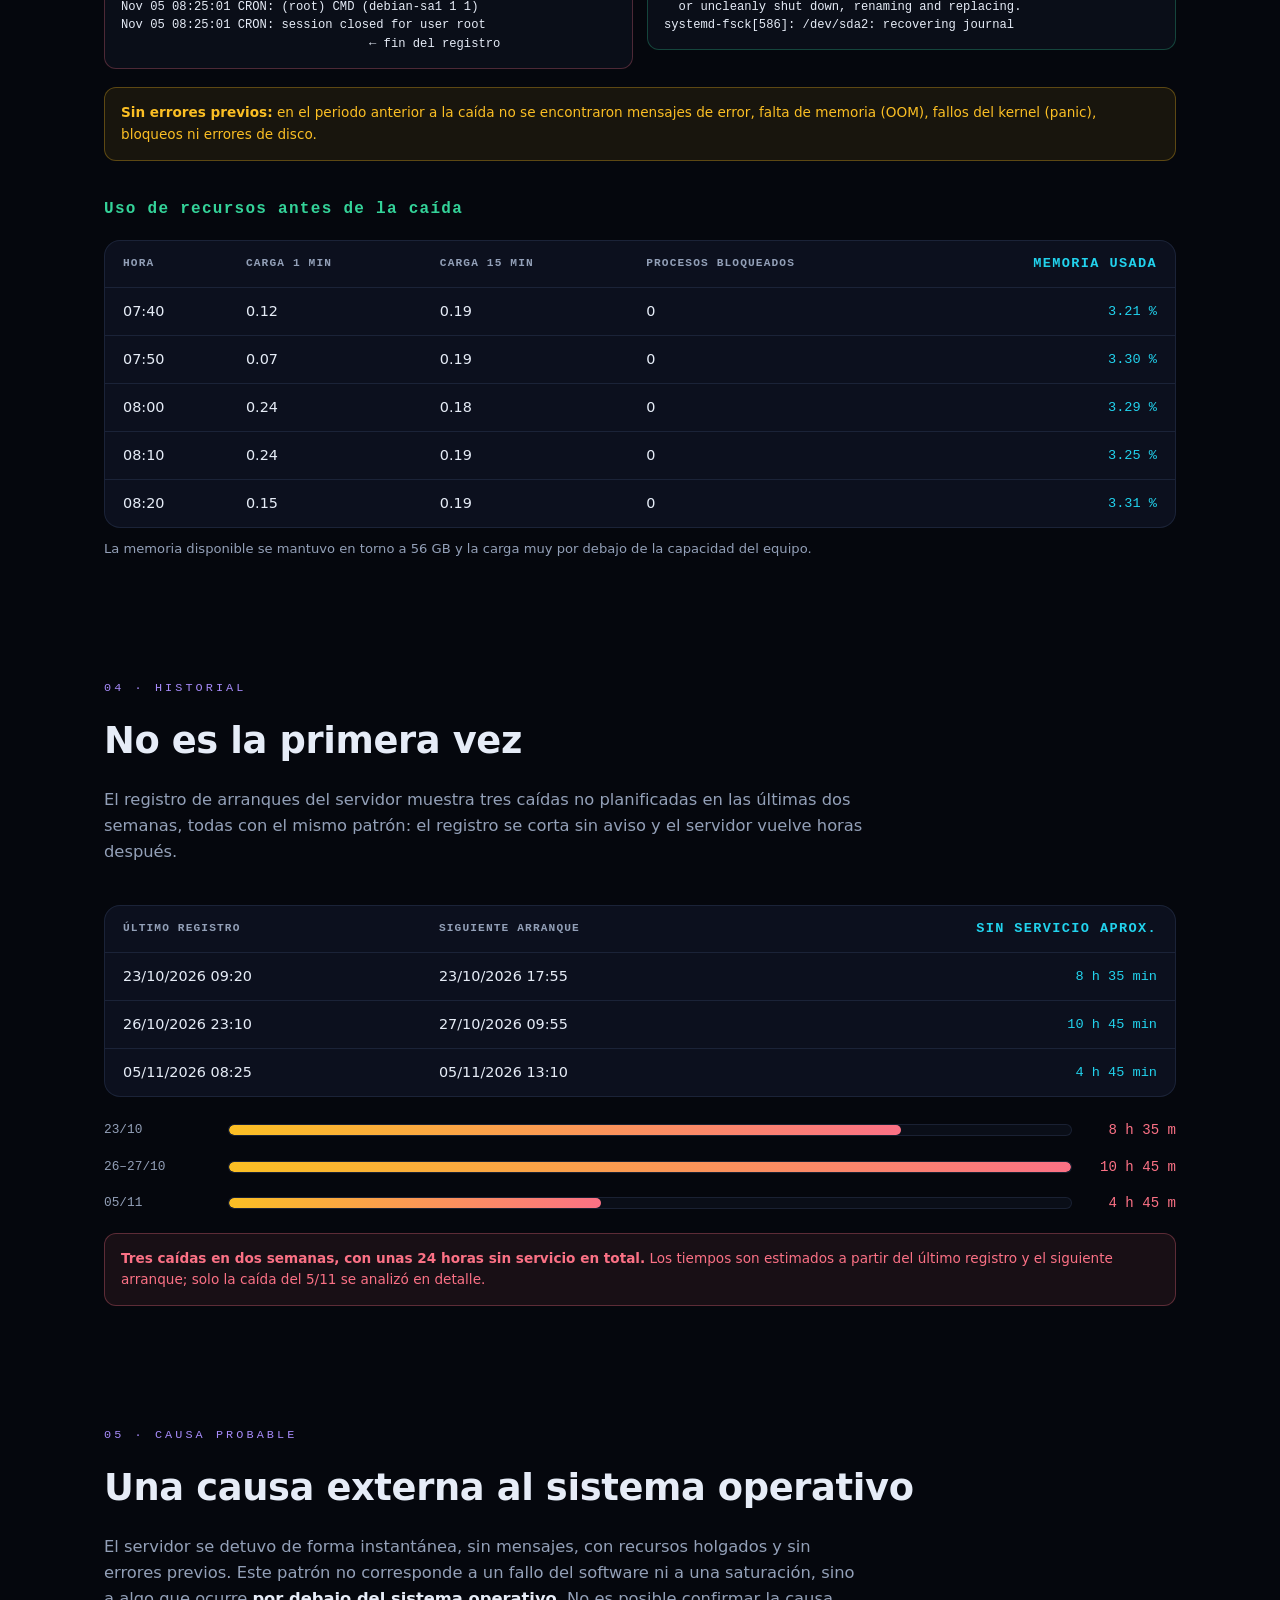
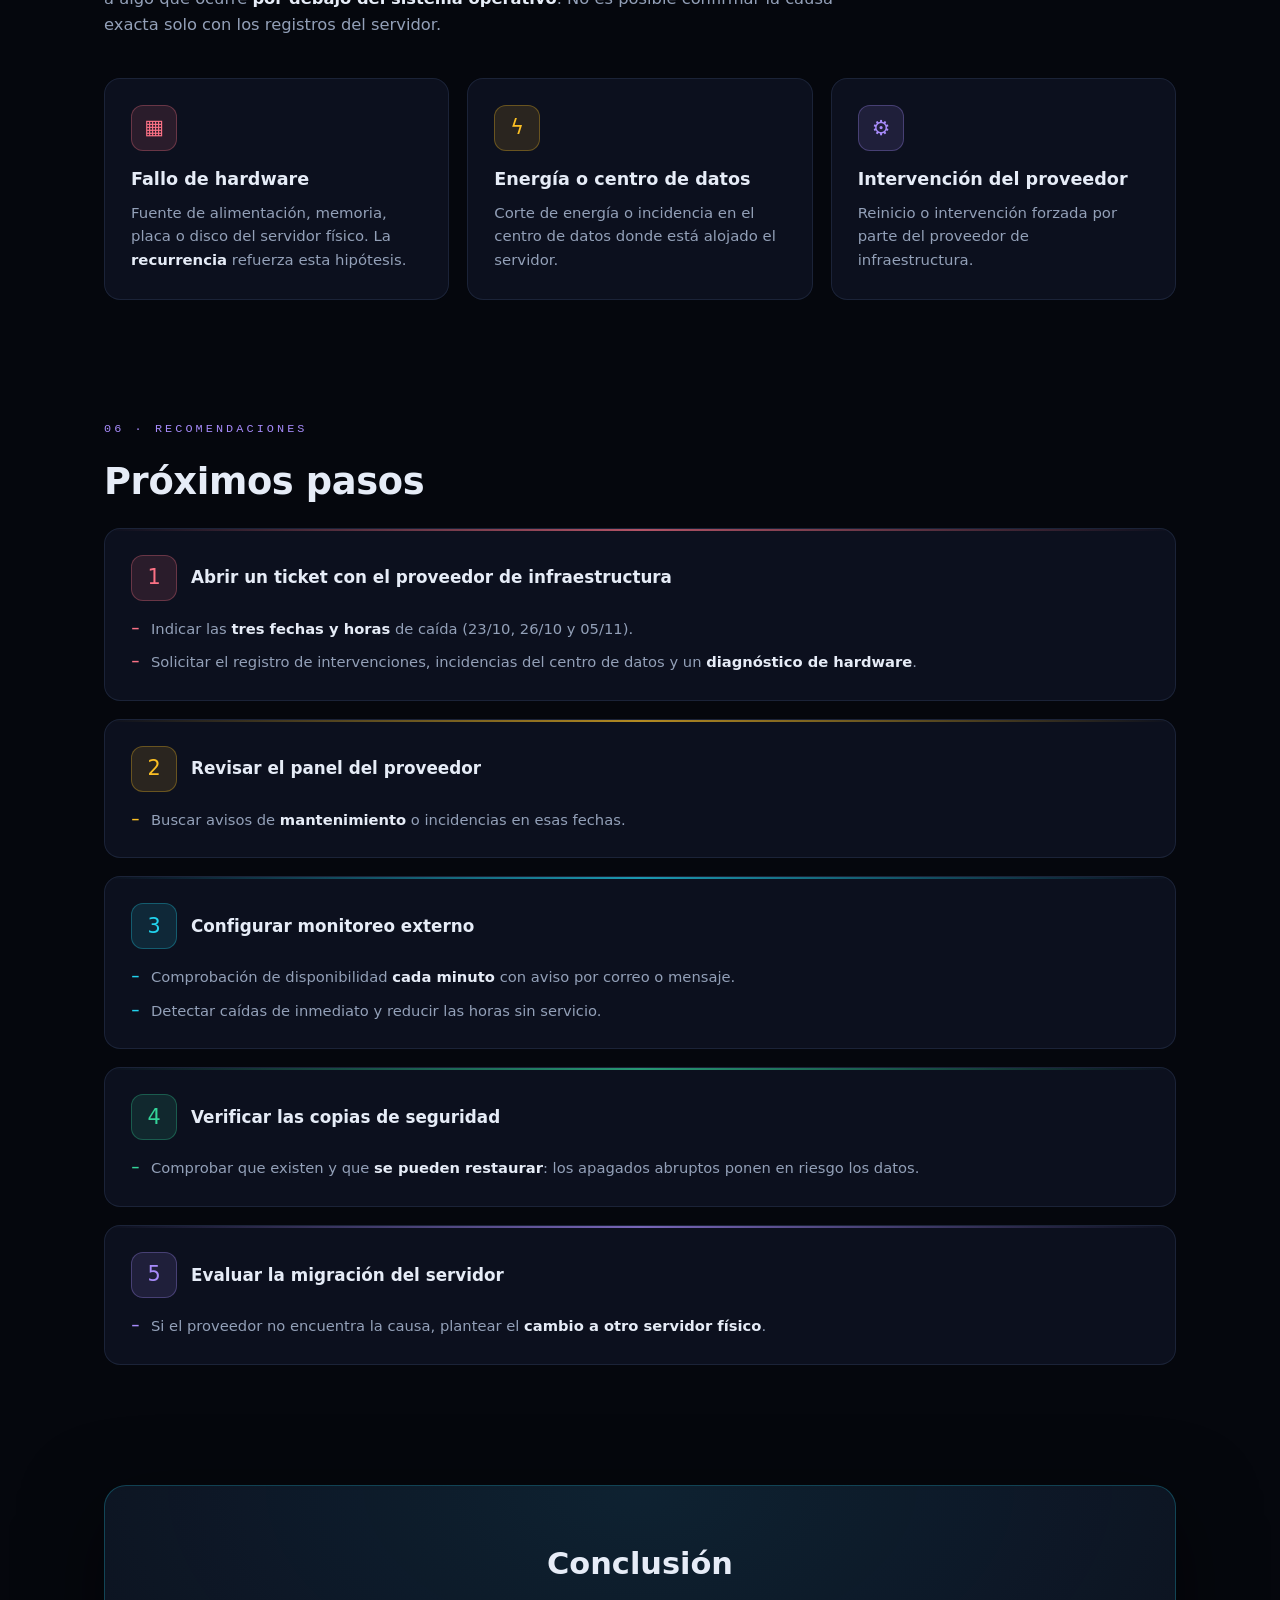
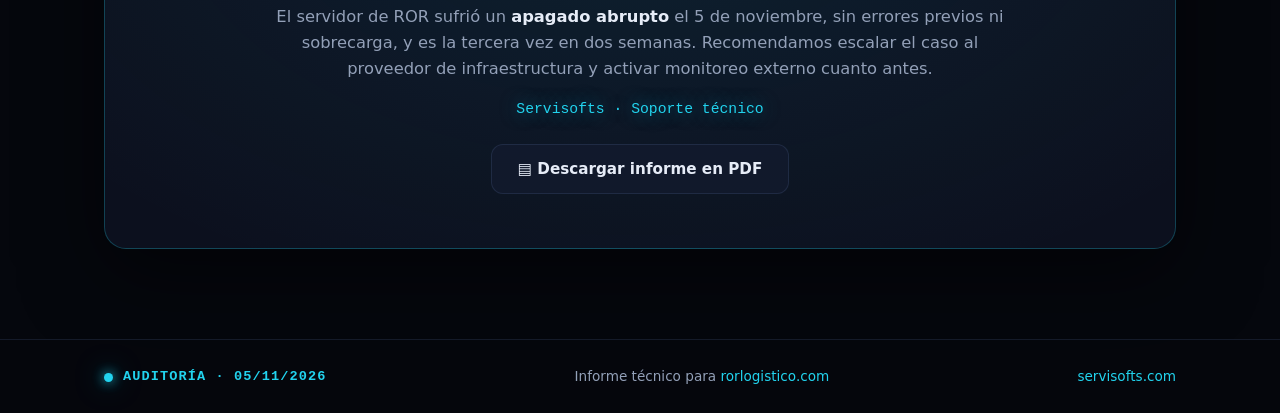
<file: auditoria/2026-11-05/index.html>
<!DOCTYPE html>
<html lang="es">
<head>
    <meta charset="UTF-8">
    <meta name="viewport" content="width=device-width, initial-scale=1.0">
    <title>Auditoría 05/11/2026 — Caída del servidor ROR</title>
    <meta name="description" content="Informe de incidente elaborado por Servisofts: reinicio no planificado del servidor de producción de ROR el 5 de noviembre de 2026.">
    <link rel="stylesheet" href="style.css" />
</head>
<body>

    <!-- ══════════════════ FONDO GLOBAL ══════════════════ -->
    <div class="bg-grid" aria-hidden="true"></div>
    <div class="bg-glow bg-glow-1" aria-hidden="true"></div>
    <div class="bg-glow bg-glow-2" aria-hidden="true"></div>

    <!-- ══════════════════ NAV ══════════════════ -->
    <nav class="nav">
        <div class="nav-inner">
            <a class="brand" href="#top">
                <span class="brand-dot"></span>
                <span class="brand-name">AUDITORÍA <b>05/11/2026</b></span>
            </a>
            <button type="button" class="nav-toggle" id="navToggle" aria-expanded="false" aria-controls="navLinks" aria-label="Abrir menú">
                <span></span><span></span><span></span>
            </button>
            <div class="nav-links" id="navLinks">
                <a href="../../">Inicio</a>
                <a href="../">Auditorías</a>
                <a href="#cronologia">Cronología</a>
                <a href="#evidencias">Evidencias</a>
                <a href="#historial">Historial</a>
                <a href="#recomendaciones">Recomendaciones</a>
            </div>
            <span class="nav-badge">incidente · servidor ror</span>
        </div>
    </nav>

    <!-- ══════════════════ HERO ══════════════════ -->
    <header class="hero" id="top">
        <p class="hero-kicker">INFORME DE INCIDENTE · ELABORADO POR SERVISOFTS</p>
        <h1 class="hero-title">
            El servidor de ROR<br>
            se <span class="grad">apagó de golpe</span><br>
            el 5 de noviembre.
        </h1>
        <p class="hero-sub">
            El servidor de producción (<b>ror</b> · hostname <b>did14</b>) dejó de funcionar a las
            <b>08:25 CET</b> sin ningún aviso y volvió a arrancar a las <b>13:10 CET</b>. No fue un
            reinicio ordenado ni una sobrecarga: todo apunta a una causa externa al sistema, y
            es la <b>tercera caída de este tipo en dos semanas</b>.
        </p>

        <div class="hero-cta">
            <a class="btn btn-primary" href="#recomendaciones">Ver recomendaciones</a>
            <a class="btn btn-ghost" href="doc.pdf" target="_blank" rel="noopener">▤ Descargar informe en PDF</a>
        </div>

        <div class="hero-stats">
            <div class="stat"><b data-count="285">0</b><span>minutos sin servicio (4 h 45 min)</span></div>
            <div class="stat"><b data-count="3">0</b><span>caídas no planificadas en 2 semanas</span></div>
            <div class="stat"><b data-count="24">0</b><span>horas aprox. sin servicio en total</span></div>
            <div class="stat"><b data-count="0">0</b><span>errores registrados antes de la caída</span></div>
        </div>
    </header>

    <main>

    <!-- ══════════════════ RESUMEN ══════════════════ -->
    <section class="section" id="resumen">
        <p class="section-kicker">01 · RESUMEN</p>
        <h2 class="section-title">Qué pasó, en tres puntos</h2>
        <p class="section-lead">
            Revisión realizada el <b>6 de noviembre de 2026</b> sobre los registros del propio
            servidor. Todas las horas están en <b>CET</b> (hora de Europa central, la del servidor).
        </p>

        <div class="cards-3">
            <article class="card reveal">
                <div class="card-icon red">⏻</div>
                <h3>Apagado abrupto</h3>
                <p>Los registros se cortan en seco a las <b>08:25:01</b>. No hay mensajes de apagado,
                errores ni fallos del sistema antes de la caída.</p>
            </article>
            <article class="card reveal">
                <div class="card-icon green">◔</div>
                <h3>Recursos normales</h3>
                <p>Carga de CPU alrededor de <b>0.2</b> y memoria al <b>3 %</b>. Se descarta una
                sobrecarga del servidor como causa.</p>
            </article>
            <article class="card reveal">
                <div class="card-icon amber">↻</div>
                <h3>Problema recurrente</h3>
                <p>El historial muestra otras caídas iguales el <b>23/10</b> y el <b>26/10</b>.
                Patrón compatible con fallo de hardware o del proveedor.</p>
            </article>
        </div>

        <h3 class="group-title cyan-t" style="margin-top: 36px;">Datos del servidor</h3>
        <div class="effort-table-wrap reveal">
            <table class="effort-table">
                <tbody>
                    <tr><td>Cliente</td><td>ROR Logístico</td></tr>
                    <tr><td>Elaborado por</td><td>Servisofts</td></tr>
                    <tr><td>Fecha del informe</td><td>06/11/2026</td></tr>
                    <tr><td>Servidor</td><td>ror · did14 · 94.23.84.221</td></tr>
                    <tr><td>Sistema</td><td>Ubuntu · kernel 6.8.0-147</td></tr>
                    <tr><td>Estado actual</td><td class="ok">Operativo desde 05/11 13:10</td></tr>
                </tbody>
            </table>
        </div>
    </section>

    <!-- ══════════════════ CRONOLOGÍA ══════════════════ -->
    <section class="section" id="cronologia">
        <p class="section-kicker">02 · CRONOLOGÍA</p>
        <h2 class="section-title">El 5 de noviembre, hora por hora</h2>

        <div class="timeline">
            <div class="tl-item tl-resolved reveal">
                <h3><span class="tl-phase">07:40 – 08:25</span>Funcionamiento normal</h3>
                <p>Solo tareas programadas rutinarias: estadísticas del sistema (sysstat) y cron.
                A las 08:13 hubo avisos al sincronizar la hora con <b>ntp.ubuntu.com</b>; son
                habituales y no afectan al servicio (el otro servicio de hora se ajustó bien a las 08:15).</p>
                <span class="tl-stamp tl-stamp-resolved">Sin incidencias</span>
            </div>

            <div class="tl-item tl-down reveal">
                <h3><span class="tl-phase">08:25:01</span>Último registro del sistema</h3>
                <p>A partir de aquí no hay <b>ningún mensaje</b>: ni apagado de servicios, ni errores,
                ni fallo del kernel. El servidor se detiene de forma instantánea.</p>
                <span class="tl-stamp tl-stamp-down">Caída</span>
            </div>

            <div class="tl-item tl-down reveal">
                <h3><span class="tl-phase">08:25 – 13:10</span>Servidor sin servicio</h3>
                <p>Unas <b>4 horas y 45 minutos</b> sin ningún registro.</p>
                <span class="tl-stamp tl-stamp-down">4 h 45 min fuera de línea</span>
            </div>

            <div class="tl-item tl-resolved reveal">
                <h3><span class="tl-phase">13:10:32</span>Arranque del sistema</h3>
                <p>Al iniciar, el sistema detecta que el registro se cerró mal y <b>repara el disco</b>
                <b>/dev/sda2</b>, señales claras de un apagado no limpio.</p>
                <span class="tl-stamp tl-stamp-resolved">Servicio restablecido</span>
            </div>

            <div class="tl-item reveal">
                <h3><span class="tl-phase">14:34 – 14:35</span>Acceso SSH</h3>
                <p>Entrada del usuario <b>ubuntu</b> desde la IP 177.222.109.163 durante un minuto,
                ya después del arranque.</p>
                <span class="tl-stamp">Posterior al incidente</span>
            </div>
        </div>
    </section>

    <!-- ══════════════════ EVIDENCIAS ══════════════════ -->
    <section class="section" id="evidencias">
        <p class="section-kicker">03 · EVIDENCIAS</p>
        <h2 class="section-title">Lo que dicen los registros del servidor</h2>
        <p class="section-lead">
            Fuentes consultadas: <b>journalctl</b> (registro de systemd), <b>last / wtmp</b>
            (historial de arranques) y <b>sysstat / sar</b> (uso de recursos).
        </p>

        <div class="code-compare">
            <div class="code-block old reveal">
                <span class="code-block-label old">Antes de la caída · últimas líneas</span>
<pre>Nov 05 08:20:20 systemd: Finished sysstat-collect.service
Nov 05 08:25:01 CRON: (root) CMD (debian-sa1 1 1)
Nov 05 08:25:01 CRON: session closed for user root
                                  ← fin del registro</pre>
            </div>
            <div class="code-block new reveal">
                <span class="code-block-label new">Al arrancar · 13:10</span>
<pre>systemd-journald: system.journal corrupted
  or uncleanly shut down, renaming and replacing.
systemd-fsck[586]: /dev/sda2: recovering journal</pre>
            </div>
        </div>

        <div class="sim-alert reveal">
            <b>Sin errores previos:</b> en el periodo anterior a la caída no se encontraron mensajes
            de error, falta de memoria (OOM), fallos del kernel (panic), bloqueos ni errores de disco.
        </div>

        <h3 class="group-title green-t" style="margin-top: 36px;">Uso de recursos antes de la caída</h3>
        <div class="effort-table-wrap reveal">
            <table class="effort-table">
                <thead>
                    <tr><th>Hora</th><th>Carga 1 min</th><th>Carga 15 min</th><th>Procesos bloqueados</th><th>Memoria usada</th></tr>
                </thead>
                <tbody>
                    <tr><td>07:40</td><td>0.12</td><td>0.19</td><td>0</td><td>3.21 %</td></tr>
                    <tr><td>07:50</td><td>0.07</td><td>0.19</td><td>0</td><td>3.30 %</td></tr>
                    <tr><td>08:00</td><td>0.24</td><td>0.18</td><td>0</td><td>3.29 %</td></tr>
                    <tr><td>08:10</td><td>0.24</td><td>0.19</td><td>0</td><td>3.25 %</td></tr>
                    <tr><td>08:20</td><td>0.15</td><td>0.19</td><td>0</td><td>3.31 %</td></tr>
                </tbody>
            </table>
        </div>
        <p class="table-note">La memoria disponible se mantuvo en torno a 56 GB y la carga muy por debajo de la capacidad del equipo.</p>
    </section>

    <!-- ══════════════════ HISTORIAL ══════════════════ -->
    <section class="section" id="historial">
        <p class="section-kicker">04 · HISTORIAL</p>
        <h2 class="section-title">No es la primera vez</h2>
        <p class="section-lead">
            El registro de arranques del servidor muestra tres caídas no planificadas en las
            últimas dos semanas, todas con el mismo patrón: el registro se corta sin aviso y el
            servidor vuelve horas después.
        </p>

        <div class="effort-table-wrap reveal">
            <table class="effort-table">
                <thead>
                    <tr><th>Último registro</th><th>Siguiente arranque</th><th>Sin servicio aprox.</th></tr>
                </thead>
                <tbody>
                    <tr><td>23/10/2026 09:20</td><td>23/10/2026 17:55</td><td>8 h 35 min</td></tr>
                    <tr><td>26/10/2026 23:10</td><td>27/10/2026 09:55</td><td>10 h 45 min</td></tr>
                    <tr><td>05/11/2026 08:25</td><td>05/11/2026 13:10</td><td>4 h 45 min</td></tr>
                </tbody>
            </table>
        </div>

        <div class="downtime-bars" id="downtimeBars">
            <div class="dt-row"><span>23/10</span><div class="dt-track"><div class="dt-fill" data-min="515"></div></div><span>8 h 35 m</span></div>
            <div class="dt-row"><span>26–27/10</span><div class="dt-track"><div class="dt-fill" data-min="645"></div></div><span>10 h 45 m</span></div>
            <div class="dt-row"><span>05/11</span><div class="dt-track"><div class="dt-fill" data-min="285"></div></div><span>4 h 45 m</span></div>
        </div>

        <div class="sim-alert alert-red reveal">
            <b>Tres caídas en dos semanas, con unas 24 horas sin servicio en total.</b>
            Los tiempos son estimados a partir del último registro y el siguiente arranque; solo
            la caída del 5/11 se analizó en detalle.
        </div>
    </section>

    <!-- ══════════════════ CAUSA ══════════════════ -->
    <section class="section" id="causa">
        <p class="section-kicker">05 · CAUSA PROBABLE</p>
        <h2 class="section-title">Una causa externa al sistema operativo</h2>
        <p class="section-lead">
            El servidor se detuvo de forma instantánea, sin mensajes, con recursos holgados y sin
            errores previos. Este patrón no corresponde a un fallo del software ni a una saturación,
            sino a algo que ocurre <b>por debajo del sistema operativo</b>. No es posible confirmar
            la causa exacta solo con los registros del servidor.
        </p>

        <div class="cards-3">
            <article class="card reveal">
                <div class="card-icon red">▦</div>
                <h3>Fallo de hardware</h3>
                <p>Fuente de alimentación, memoria, placa o disco del servidor físico. La
                <b>recurrencia</b> refuerza esta hipótesis.</p>
            </article>
            <article class="card reveal">
                <div class="card-icon amber">ϟ</div>
                <h3>Energía o centro de datos</h3>
                <p>Corte de energía o incidencia en el centro de datos donde está alojado el servidor.</p>
            </article>
            <article class="card reveal">
                <div class="card-icon violet">⚙</div>
                <h3>Intervención del proveedor</h3>
                <p>Reinicio o intervención forzada por parte del proveedor de infraestructura.</p>
            </article>
        </div>
    </section>

    <!-- ══════════════════ RECOMENDACIONES ══════════════════ -->
    <section class="section" id="recomendaciones">
        <p class="section-kicker">06 · RECOMENDACIONES</p>
        <h2 class="section-title">Próximos pasos</h2>

        <div class="scope-list">
            <article class="scope-card reveal" style="--accent: var(--red)">
                <div class="scope-card-head">
                    <div class="card-icon red">1</div>
                    <h3>Abrir un ticket con el proveedor de infraestructura</h3>
                </div>
                <ul class="scope-list-items">
                    <li>Indicar las <b>tres fechas y horas</b> de caída (23/10, 26/10 y 05/11).</li>
                    <li>Solicitar el registro de intervenciones, incidencias del centro de datos y un <b>diagnóstico de hardware</b>.</li>
                </ul>
            </article>
            <article class="scope-card reveal" style="--accent: var(--amber)">
                <div class="scope-card-head">
                    <div class="card-icon amber">2</div>
                    <h3>Revisar el panel del proveedor</h3>
                </div>
                <ul class="scope-list-items">
                    <li>Buscar avisos de <b>mantenimiento</b> o incidencias en esas fechas.</li>
                </ul>
            </article>
            <article class="scope-card reveal" style="--accent: var(--cyan)">
                <div class="scope-card-head">
                    <div class="card-icon cyan">3</div>
                    <h3>Configurar monitoreo externo</h3>
                </div>
                <ul class="scope-list-items">
                    <li>Comprobación de disponibilidad <b>cada minuto</b> con aviso por correo o mensaje.</li>
                    <li>Detectar caídas de inmediato y reducir las horas sin servicio.</li>
                </ul>
            </article>
            <article class="scope-card reveal" style="--accent: var(--green)">
                <div class="scope-card-head">
                    <div class="card-icon green">4</div>
                    <h3>Verificar las copias de seguridad</h3>
                </div>
                <ul class="scope-list-items">
                    <li>Comprobar que existen y que <b>se pueden restaurar</b>: los apagados abruptos ponen en riesgo los datos.</li>
                </ul>
            </article>
            <article class="scope-card reveal" style="--accent: var(--violet)">
                <div class="scope-card-head">
                    <div class="card-icon violet">5</div>
                    <h3>Evaluar la migración del servidor</h3>
                </div>
                <ul class="scope-list-items">
                    <li>Si el proveedor no encuentra la causa, plantear el <b>cambio a otro servidor físico</b>.</li>
                </ul>
            </article>
        </div>
    </section>

    <!-- ══════════════════ CIERRE ══════════════════ -->
    <section class="section closing">
        <div class="closing-box reveal">
            <h2>Conclusión</h2>
            <p>
                El servidor de ROR sufrió un <b>apagado abrupto</b> el 5 de noviembre, sin errores
                previos ni sobrecarga, y es la tercera vez en dos semanas. Recomendamos escalar el
                caso al proveedor de infraestructura y activar monitoreo externo cuanto antes.
            </p>
            <p class="closing-sign">Servisofts · Soporte técnico</p>
            <div class="quote-actions" style="justify-content: center;">
                <a class="btn btn-ghost" href="doc.pdf" target="_blank" rel="noopener">▤ Descargar informe en PDF</a>
            </div>
        </div>
    </section>

    </main>

    <footer class="footer">
        <div class="footer-inner">
            <span class="brand"><span class="brand-dot"></span> <b>AUDITORÍA · 05/11/2026</b></span>
            <span>Informe técnico para <a href="https://rorlogistico.com" target="_blank" rel="noopener">rorlogistico.com</a></span>
            <a href="https://servisofts.com" target="_blank" rel="noopener">servisofts.com</a>
        </div>
    </footer>

    <script src="index.js"></script>
</body>
</html>
</file>
<file: style.css>
/* ═══════════════════════════════════════════════════════════
   ROR CONTROL TOWER — Servisofts
   Tema: futurista oscuro · neón cian/violeta/verde/ámbar
   ═══════════════════════════════════════════════════════════ */

:root {
    --bg:        #05070d;
    --bg-2:      #0a0e18;
    --panel:     rgba(16, 22, 38, 0.72);
    --panel-2:   rgba(22, 30, 52, 0.55);
    --line:      rgba(120, 150, 210, 0.14);
    --text:      #e6ecf7;
    --muted:     #93a0b8;

    --cyan:   #22d3ee;
    --violet: #a78bfa;
    --green:  #34d399;
    --amber:  #fbbf24;
    --pink:   #f472b6;

    --font: "Segoe UI", system-ui, -apple-system, "Helvetica Neue", Arial, sans-serif;
    --mono: ui-monospace, "Cascadia Code", "JetBrains Mono", Consolas, monospace;

    --radius: 16px;
    --maxw: 1120px;
}

* { margin: 0; padding: 0; box-sizing: border-box; }

html { scroll-behavior: smooth; }

body {
    background: var(--bg);
    color: var(--text);
    font-family: var(--font);
    line-height: 1.6;
    overflow-x: hidden;
}

::selection { background: rgba(34, 211, 238, 0.35); }

a { color: var(--cyan); text-decoration: none; }
a:hover { text-decoration: underline; }

/* ── Fondo global ─────────────────────────────────────────── */

.bg-grid {
    position: fixed; inset: 0; z-index: -2;
    background-image:
        linear-gradient(rgba(90, 130, 220, 0.055) 1px, transparent 1px),
        linear-gradient(90deg, rgba(90, 130, 220, 0.055) 1px, transparent 1px);
    background-size: 56px 56px;
    mask-image: radial-gradient(ellipse 90% 70% at 50% 20%, black 30%, transparent 100%);
    -webkit-mask-image: radial-gradient(ellipse 90% 70% at 50% 20%, black 30%, transparent 100%);
}

.bg-glow {
    position: fixed; z-index: -1; border-radius: 50%;
    filter: blur(120px); opacity: 0.16; pointer-events: none;
}
.bg-glow-1 { width: 640px; height: 640px; top: -220px; left: -160px; background: var(--cyan); }
.bg-glow-2 { width: 560px; height: 560px; top: 30%; right: -220px; background: var(--violet); }

/* ── Nav ──────────────────────────────────────────────────── */

.nav {
    position: sticky; top: 0; z-index: 50;
    backdrop-filter: blur(14px);
    background: rgba(5, 7, 13, 0.75);
    border-bottom: 1px solid var(--line);
}
.nav-inner {
    max-width: var(--maxw); margin: 0 auto;
    display: flex; align-items: center; gap: 24px;
    padding: 14px 24px;
}
.brand {
    display: inline-flex; align-items: center; gap: 10px;
    color: var(--text); font-family: var(--mono); font-size: 0.85rem;
    letter-spacing: 0.08em; white-space: nowrap;
}
.brand:hover { text-decoration: none; }
.brand b { color: var(--cyan); }
.brand-dot {
    width: 9px; height: 9px; border-radius: 50%;
    background: var(--cyan);
    box-shadow: 0 0 12px var(--cyan), 0 0 28px rgba(34, 211, 238, 0.6);
    animation: pulse-dot 2.4s ease-in-out infinite;
}
@keyframes pulse-dot {
    0%, 100% { transform: scale(1); opacity: 1; }
    50%      { transform: scale(0.75); opacity: 0.7; }
}
.nav-links { display: flex; gap: 20px; margin-left: auto; }
.nav-links a {
    color: var(--muted); font-size: 0.86rem;
    transition: color 0.2s;
}
.nav-links a:hover { color: var(--cyan); text-decoration: none; }
.nav-badge {
    font-family: var(--mono); font-size: 0.72rem; color: var(--muted);
    border: 1px solid var(--line); border-radius: 999px;
    padding: 4px 12px; white-space: nowrap;
}

.nav-toggle {
    display: none; flex-direction: column; justify-content: center; gap: 5px;
    width: 34px; height: 34px; padding: 0;
    background: transparent; border: 1px solid var(--line); border-radius: 8px;
    cursor: pointer;
}
.nav-toggle span {
    display: block; width: 18px; height: 2px; margin: 0 auto;
    background: var(--text); transition: transform 0.2s, opacity 0.2s;
}
.nav-toggle[aria-expanded="true"] span:nth-child(1) { transform: translateY(7px) rotate(45deg); }
.nav-toggle[aria-expanded="true"] span:nth-child(2) { opacity: 0; }
.nav-toggle[aria-expanded="true"] span:nth-child(3) { transform: translateY(-7px) rotate(-45deg); }

/* ── Hero ─────────────────────────────────────────────────── */

.hero {
    max-width: var(--maxw); margin: 0 auto;
    padding: 96px 24px 40px;
    position: relative;
}

.hero-radar {
    position: absolute; top: 40px; right: -40px;
    width: 420px; height: 420px; opacity: 0.5;
    pointer-events: none;
}
.hero-radar span {
    position: absolute; inset: 0; border-radius: 50%;
    border: 1px solid rgba(34, 211, 238, 0.18);
}
.hero-radar span:nth-child(2) { inset: 18%; border-color: rgba(34, 211, 238, 0.24); }
.hero-radar span:nth-child(3) { inset: 36%; border-color: rgba(34, 211, 238, 0.32); }
.hero-radar .sweep {
    position: absolute; inset: 0; border-radius: 50%;
    background: conic-gradient(from 0deg, rgba(34, 211, 238, 0.28), transparent 70deg, transparent);
    animation: radar-sweep 5s linear infinite;
    mask-image: radial-gradient(circle, black 0%, black 68%, transparent 70%);
    -webkit-mask-image: radial-gradient(circle, black 0%, black 68%, transparent 70%);
}
@keyframes radar-sweep { to { transform: rotate(360deg); } }

.hero-kicker {
    font-family: var(--mono); font-size: 0.78rem; letter-spacing: 0.24em;
    color: var(--cyan); margin-bottom: 22px;
}
.hero-title {
    font-size: clamp(2.4rem, 5.4vw, 4.2rem);
    line-height: 1.08; font-weight: 800; letter-spacing: -0.02em;
    margin-bottom: 24px;
}
.grad {
    background: linear-gradient(92deg, var(--cyan), var(--violet) 55%, var(--pink));
    -webkit-background-clip: text; background-clip: text;
    -webkit-text-fill-color: transparent; color: transparent;
}
.hero-sub {
    max-width: 640px; color: var(--muted); font-size: 1.06rem;
    margin-bottom: 34px;
}
.hero-sub b { color: var(--text); }

.hero-cta { display: flex; gap: 14px; flex-wrap: wrap; margin-bottom: 26px; }
.btn {
    display: inline-block; padding: 12px 26px; border-radius: 12px;
    font-size: 0.95rem; font-weight: 600; transition: all 0.22s;
}
.btn:hover { text-decoration: none; transform: translateY(-2px); }
.btn-primary {
    background: linear-gradient(92deg, #0891b2, #164e63);
    color: #eafcff; border: 1px solid rgba(34, 211, 238, 0.5);
    box-shadow: 0 0 24px rgba(34, 211, 238, 0.22);
}
.btn-primary:hover { box-shadow: 0 0 38px rgba(34, 211, 238, 0.42); }
.btn-ghost {
    color: var(--text); border: 1px solid var(--line);
    background: var(--panel-2);
}
.btn-ghost:hover { border-color: rgba(34, 211, 238, 0.5); }

/* ruta animada del hero */
.hero-route { margin: 8px -24px 6px; }
.hero-route svg { width: 100%; height: 130px; display: block; }
.route-line {
    fill: none; stroke: rgba(34, 211, 238, 0.4); stroke-width: 2;
    stroke-dasharray: 8 8;
}
.route-line-glow {
    stroke: rgba(34, 211, 238, 0.1); stroke-width: 9;
    stroke-dasharray: none; filter: blur(2px);
}
.route-stop { fill: var(--amber); }
.route-stop-ring {
    fill: none; stroke: var(--amber); stroke-width: 1.5;
    animation: stop-ring 2.2s ease-out infinite;
    transform-box: fill-box; transform-origin: center;
}
@keyframes stop-ring {
    0%   { transform: scale(1);   opacity: 0.9; }
    100% { transform: scale(3.4); opacity: 0; }
}
.truck-dot  { fill: var(--cyan); }
.truck-halo {
    fill: none; stroke: rgba(34, 211, 238, 0.5); stroke-width: 1.5;
    animation: stop-ring 1.6s ease-out infinite;
    transform-box: fill-box; transform-origin: center;
}

/* stats */
.hero-stats {
    display: flex; flex-wrap: wrap; gap: 12px; margin-top: 26px;
}
.stat {
    flex: 1 1 150px; text-align: center;
    background: var(--panel); border: 1px solid var(--line);
    border-radius: var(--radius); padding: 18px 12px;
    backdrop-filter: blur(8px);
}
.stat b {
    display: block; font-size: 2rem; font-weight: 800;
    font-family: var(--mono); color: var(--cyan);
    text-shadow: 0 0 22px rgba(34, 211, 238, 0.5);
}
.stat span { font-size: 0.8rem; color: var(--muted); letter-spacing: 0.04em; }

/* ── Secciones ────────────────────────────────────────────── */

.section {
    max-width: var(--maxw); margin: 0 auto;
    padding: 90px 24px 30px;
}
.section-wide { max-width: 1380px; }

.section-kicker {
    font-family: var(--mono); font-size: 0.74rem; letter-spacing: 0.26em;
    color: var(--violet); margin-bottom: 14px;
}
.section-title {
    font-size: clamp(1.7rem, 3.4vw, 2.5rem);
    font-weight: 800; letter-spacing: -0.01em; margin-bottom: 16px;
}
.section-lead {
    color: var(--muted); max-width: 720px; font-size: 1.03rem;
    margin-bottom: 40px;
}
.section-lead b { color: var(--text); }

/* ── Cards genéricas ──────────────────────────────────────── */

.cards-3 {
    display: grid; grid-template-columns: repeat(auto-fit, minmax(260px, 1fr));
    gap: 18px;
}
.card {
    background: var(--panel); border: 1px solid var(--line);
    border-radius: var(--radius); padding: 26px;
    backdrop-filter: blur(8px);
    transition: transform 0.25s, border-color 0.25s, box-shadow 0.25s;
}
.card:hover {
    transform: translateY(-4px);
    border-color: rgba(34, 211, 238, 0.4);
    box-shadow: 0 12px 42px rgba(0, 0, 0, 0.45), 0 0 0 1px rgba(34, 211, 238, 0.12);
}
.card h3 { margin: 14px 0 8px; font-size: 1.12rem; }
.card p  { color: var(--muted); font-size: 0.93rem; }
.card p b { color: var(--text); }

.card-icon {
    width: 46px; height: 46px; border-radius: 12px;
    display: grid; place-items: center; font-size: 1.3rem;
}
.card-icon.amber  { background: rgba(251, 191, 36, 0.12);  color: var(--amber);  box-shadow: inset 0 0 0 1px rgba(251,191,36,.3); }
.card-icon.violet { background: rgba(167, 139, 250, 0.12); color: var(--violet); box-shadow: inset 0 0 0 1px rgba(167,139,250,.3); }
.card-icon.cyan   { background: rgba(34, 211, 238, 0.12);  color: var(--cyan);   box-shadow: inset 0 0 0 1px rgba(34,211,238,.3); }

/* ── Flujo (cómo funciona) ────────────────────────────────── */

.flow-steps {
    display: flex; align-items: stretch; gap: 10px; flex-wrap: wrap;
}
.flow-step {
    flex: 1 1 200px;
    background: var(--panel); border: 1px solid var(--line);
    border-radius: var(--radius); padding: 24px 20px;
    backdrop-filter: blur(8px);
    transition: transform 0.25s, border-color 0.25s;
}
.flow-step:hover { transform: translateY(-4px); border-color: rgba(167, 139, 250, 0.45); }
.flow-step h3 { margin: 12px 0 8px; font-size: 1.05rem; }
.flow-step p  { color: var(--muted); font-size: 0.88rem; }
.flow-num {
    display: inline-grid; place-items: center;
    width: 34px; height: 34px; border-radius: 10px;
    font-family: var(--mono); font-weight: 700;
}
.flow-num.amber  { background: rgba(251,191,36,.14);  color: var(--amber); }
.flow-num.cyan   { background: rgba(34,211,238,.14);  color: var(--cyan); }
.flow-num.violet { background: rgba(167,139,250,.14); color: var(--violet); }
.flow-num.green  { background: rgba(52,211,153,.14);  color: var(--green); }
.flow-arrow {
    align-self: center; color: var(--muted); font-size: 1.3rem;
    animation: arrow-nudge 1.8s ease-in-out infinite;
}
@keyframes arrow-nudge {
    0%, 100% { transform: translateX(0);   opacity: 0.5; }
    50%      { transform: translateX(6px); opacity: 1; }
}

/* ── Diagrama ─────────────────────────────────────────────── */

.diagram-legend {
    display: flex; flex-wrap: wrap; gap: 10px 22px;
    margin-bottom: 18px; font-size: 0.84rem; color: var(--muted);
}
.diagram-legend span {
    display: inline-flex; align-items: center; gap: 8px;
    cursor: pointer; padding: 4px 10px; border-radius: 999px;
    border: 1px solid transparent; transition: all 0.2s;
}
.diagram-legend span:hover,
.diagram-legend span.active { border-color: var(--line); background: var(--panel-2); color: var(--text); }
.dot { width: 10px; height: 10px; border-radius: 50%; display: inline-block; }
.dot.amber  { background: var(--amber);  box-shadow: 0 0 8px var(--amber); }
.dot.cyan   { background: var(--cyan);   box-shadow: 0 0 8px var(--cyan); }
.dot.violet { background: var(--violet); box-shadow: 0 0 8px var(--violet); }
.dot.green  { background: var(--green);  box-shadow: 0 0 8px var(--green); }
.dot.pink   { background: var(--pink);   box-shadow: 0 0 8px var(--pink); }

.diagram-scroll {
    overflow-x: auto; border-radius: var(--radius);
    border: 1px solid var(--line);
    background:
        radial-gradient(ellipse 60% 55% at 50% 50%, rgba(120, 90, 250, 0.06), transparent),
        var(--bg-2);
}
.diagram-wrap { min-width: 1180px; }
#diagramSvg { width: 100%; height: auto; display: block; }

/* — nodos — */
.node { cursor: pointer; transition: opacity 0.3s; }
.node rect {
    fill: rgba(16, 22, 38, 0.9);
    stroke-width: 1.2;
    transition: filter 0.25s;
}
.node text { font-family: var(--mono); pointer-events: none; }
.node .node-label { font-size: 13px; font-weight: 700; fill: var(--text); }
.node .node-sub   { font-size: 10px; fill: var(--muted); }

.node.type-source rect { stroke: rgba(251, 191, 36, 0.55); }
.node.type-hilo   rect { stroke: rgba(34, 211, 238, 0.55); }
.node.type-db     rect { stroke: rgba(167, 139, 250, 0.7); fill: rgba(28, 22, 52, 0.95); }
.node.type-server rect { stroke: rgba(52, 211, 153, 0.55); }
.node.type-front  rect { stroke: rgba(244, 114, 182, 0.6); }
.node.type-user   rect { stroke: rgba(244, 114, 182, 0.35); fill: rgba(16, 22, 38, 0.6); }

.node.type-source .node-icon { fill: var(--amber); }
.node.type-hilo   .node-icon { fill: var(--cyan); }
.node.type-db     .node-icon { fill: var(--violet); }
.node.type-server .node-icon { fill: var(--green); }
.node.type-front  .node-icon,
.node.type-user   .node-icon { fill: var(--pink); }

.node:hover rect, .node.selected rect { filter: drop-shadow(0 0 10px rgba(34, 211, 238, 0.5)); }
.node.type-source:hover rect, .node.type-source.selected rect { filter: drop-shadow(0 0 10px rgba(251, 191, 36, 0.55)); }
.node.type-db:hover rect,     .node.type-db.selected rect     { filter: drop-shadow(0 0 12px rgba(167, 139, 250, 0.6)); }
.node.type-server:hover rect, .node.type-server.selected rect { filter: drop-shadow(0 0 10px rgba(52, 211, 153, 0.55)); }
.node.type-front:hover rect,  .node.type-front.selected rect  { filter: drop-shadow(0 0 10px rgba(244, 114, 182, 0.55)); }

/* — edges — */
.edge { fill: none; transition: opacity 0.3s, stroke 0.3s; }
.edge-base { stroke: rgba(120, 150, 210, 0.16); stroke-width: 1.4; }
.edge-flow {
    stroke-width: 1.8; stroke-dasharray: 5 11;
    animation: edge-flow 1.1s linear infinite;
    opacity: 0.55;
}
@keyframes edge-flow { to { stroke-dashoffset: -16; } }

.edge-flow.c-amber  { stroke: var(--amber); }
.edge-flow.c-cyan   { stroke: var(--cyan); }
.edge-flow.c-violet { stroke: var(--violet); }
.edge-flow.c-green  { stroke: var(--green); }
.edge-flow.c-pink   { stroke: var(--pink); }

/* — foco: al pasar sobre un nodo se atenúa el resto — */
#diagramSvg.has-focus .node:not(.lit):not(.selected) { opacity: 0.14; }
#diagramSvg.has-focus .edge:not(.active) { opacity: 0.05; }
#diagramSvg.has-focus .layer-label { opacity: 0.25; }
#diagramSvg .edge.active.edge-flow { opacity: 1; stroke-width: 2.4; }
#diagramSvg .edge.active.edge-base { stroke: rgba(230, 236, 247, 0.35); }

/* — etiquetas de capa — */
.layer-label {
    font-family: var(--mono); font-size: 11px; letter-spacing: 0.22em;
    fill: var(--muted); opacity: 0.85; transition: opacity 0.3s;
}

/* — panel de detalle — */
.diagram-detail {
    margin-top: 18px;
    background: var(--panel); border: 1px solid var(--line);
    border-radius: var(--radius); padding: 24px 26px;
    backdrop-filter: blur(8px);
    min-height: 150px;
}
.detail-head { display: flex; align-items: baseline; gap: 14px; flex-wrap: wrap; margin-bottom: 10px; }
.detail-type {
    font-family: var(--mono); font-size: 0.7rem; letter-spacing: 0.2em;
    padding: 4px 10px; border-radius: 999px;
    border: 1px solid var(--line); color: var(--muted);
}
.detail-type.t-source { color: var(--amber);  border-color: rgba(251,191,36,.4); }
.detail-type.t-hilo   { color: var(--cyan);   border-color: rgba(34,211,238,.4); }
.detail-type.t-db     { color: var(--violet); border-color: rgba(167,139,250,.4); }
.detail-type.t-server { color: var(--green);  border-color: rgba(52,211,153,.4); }
.detail-type.t-front, .detail-type.t-user { color: var(--pink); border-color: rgba(244,114,182,.4); }
#detailTitle { font-size: 1.2rem; font-family: var(--mono); }
#detailDesc { color: var(--muted); max-width: 900px; }
#detailDesc b { color: var(--text); }
.detail-links { display: flex; flex-wrap: wrap; gap: 8px; margin-top: 14px; }
.detail-links span {
    font-family: var(--mono); font-size: 0.74rem;
    padding: 4px 12px; border-radius: 999px;
    background: var(--panel-2); border: 1px solid var(--line);
    color: var(--muted); cursor: pointer; transition: all 0.2s;
}
.detail-links span:hover { color: var(--cyan); border-color: rgba(34,211,238,.45); }

/* ── Grid de microservicios ───────────────────────────────── */

.group-title {
    font-family: var(--mono); font-size: 1rem; letter-spacing: 0.08em;
    margin: 44px 0 18px;
}
.cyan-t  { color: var(--cyan); }
.green-t { color: var(--green); }
.pink-t  { color: var(--pink); }

.ms-grid {
    display: grid; grid-template-columns: repeat(auto-fill, minmax(255px, 1fr));
    gap: 14px;
}
.ms-card {
    background: var(--panel); border: 1px solid var(--line);
    border-radius: 14px; padding: 18px;
    transition: transform 0.22s, border-color 0.22s;
    position: relative; overflow: hidden;
}
.ms-card::before {
    content: ""; position: absolute; top: 0; left: 0; right: 0; height: 2px;
    background: linear-gradient(90deg, transparent, var(--accent, var(--cyan)), transparent);
    opacity: 0.7;
}
.ms-card:hover { transform: translateY(-3px); border-color: rgba(120,150,210,.35); }
.ms-card h4 {
    font-family: var(--mono); font-size: 0.88rem;
    color: var(--accent, var(--cyan)); margin-bottom: 8px;
    word-break: break-all; padding-right: 52px;
}
.ms-card p { color: var(--muted); font-size: 0.85rem; }
.ms-card p b { color: var(--text); }
.ms-tag {
    position: absolute; top: 14px; right: 14px;
    font-family: var(--mono); font-size: 0.62rem; letter-spacing: 0.12em;
    color: var(--muted); opacity: 0.8;
}

/* ── Timeline ─────────────────────────────────────────────── */

.timeline { position: relative; padding-left: 34px; max-width: 800px; }
.timeline::before {
    content: ""; position: absolute; left: 10px; top: 6px; bottom: 6px;
    width: 2px;
    background: linear-gradient(180deg, var(--cyan), var(--violet), var(--pink));
    opacity: 0.5;
}
.tl-item { position: relative; padding: 0 0 34px; }
.tl-item::before {
    content: ""; position: absolute; left: -30px; top: 6px;
    width: 12px; height: 12px; border-radius: 50%;
    background: var(--bg); border: 2px solid var(--cyan);
    box-shadow: 0 0 10px rgba(34, 211, 238, 0.6);
}
.tl-item h3 { font-size: 1.08rem; margin-bottom: 6px; }
.tl-item h3 .tl-phase {
    font-family: var(--mono); font-size: 0.7rem; color: var(--violet);
    letter-spacing: 0.18em; display: block; margin-bottom: 4px;
}
.tl-item p { color: var(--muted); font-size: 0.92rem; max-width: 680px; }
.tl-item p b { color: var(--text); }
.tl-ms {
    display: inline-block; font-family: var(--mono); font-size: 0.72rem;
    color: var(--cyan); background: rgba(34, 211, 238, 0.08);
    border: 1px solid rgba(34, 211, 238, 0.25);
    padding: 2px 9px; border-radius: 999px; margin: 8px 6px 0 0;
}

/* ── Cierre ───────────────────────────────────────────────── */

.closing { padding-bottom: 90px; }
.closing-box {
    background:
        radial-gradient(ellipse 70% 120% at 50% 0%, rgba(34, 211, 238, 0.09), transparent),
        var(--panel);
    border: 1px solid rgba(34, 211, 238, 0.25);
    border-radius: 22px; padding: 54px 44px; text-align: center;
    box-shadow: 0 24px 80px rgba(0, 0, 0, 0.5);
}
.closing-box h2 { font-size: 2rem; margin-bottom: 16px; }
.closing-box p { color: var(--muted); max-width: 760px; margin: 0 auto 10px; font-size: 1.04rem; }
.closing-box p b { color: var(--text); }
.closing-sign {
    font-family: var(--mono); color: var(--cyan) !important;
    margin-top: 16px !important; font-size: 0.95rem !important;
    text-shadow: 0 0 18px rgba(34, 211, 238, 0.5);
}

/* ── Footer ───────────────────────────────────────────────── */

.footer { border-top: 1px solid var(--line); background: rgba(5, 7, 13, 0.8); }
.footer-inner {
    max-width: var(--maxw); margin: 0 auto;
    display: flex; align-items: center; justify-content: space-between;
    gap: 16px; flex-wrap: wrap;
    padding: 26px 24px; color: var(--muted); font-size: 0.85rem;
}

/* ── Reveal on scroll ─────────────────────────────────────── */

.reveal { opacity: 0; transform: translateY(22px); transition: opacity 0.7s, transform 0.7s; }
.reveal.in { opacity: 1; transform: none; }

/* ── Responsive ───────────────────────────────────────────── */

@media (max-width: 860px) {
    .nav-inner { position: relative; flex-wrap: nowrap; }
    .nav-badge { display: none; }
    .nav-toggle { display: flex; }
    .nav-links {
        display: none; position: absolute; top: 100%; left: 0; right: 0;
        flex-direction: column; gap: 0; margin-left: 0;
        background: rgba(5, 7, 13, 0.97); backdrop-filter: blur(14px);
        border-bottom: 1px solid var(--line);
        padding: 8px 24px 16px;
    }
    .nav-links.open { display: flex; }
    .nav-links a { padding: 10px 0; border-top: 1px solid var(--line); }
    .nav-links a:first-child { border-top: none; }
    .hero { padding-top: 64px; }
    .hero-radar { display: none; }
    .flow-arrow { display: none; }
    .closing-box { padding: 38px 22px; }
}

@media (prefers-reduced-motion: reduce) {
    *, *::before, *::after { animation-duration: 0.01ms !important; animation-iteration-count: 1 !important; transition-duration: 0.01ms !important; }
    html { scroll-behavior: auto; }
}
</file>
<file: auditoria/style.css>
/* ═══════════════════════════════════════════════════════════
   AUDITORÍAS — Menú de informes
   Tema: futurista oscuro · neón cian/violeta/verde/ámbar/rosa
   (estética compartida con ROR Control Tower / Servisofts)
   ═══════════════════════════════════════════════════════════ */

:root {
    --bg:        #05070d;
    --bg-2:      #0a0e18;
    --panel:     rgba(16, 22, 38, 0.72);
    --panel-2:   rgba(22, 30, 52, 0.55);
    --line:      rgba(120, 150, 210, 0.14);
    --text:      #e6ecf7;
    --muted:     #93a0b8;

    --cyan:   #22d3ee;
    --violet: #a78bfa;
    --green:  #34d399;
    --amber:  #fbbf24;
    --pink:   #f472b6;
    --red:    #fb7185;

    --font: "Segoe UI", system-ui, -apple-system, "Helvetica Neue", Arial, sans-serif;
    --mono: ui-monospace, "Cascadia Code", "JetBrains Mono", Consolas, monospace;

    --radius: 16px;
    --maxw: 1120px;
}

* { margin: 0; padding: 0; box-sizing: border-box; }

html { scroll-behavior: smooth; }

body {
    background: var(--bg);
    color: var(--text);
    font-family: var(--font);
    line-height: 1.6;
    overflow-x: hidden;
}

::selection { background: rgba(34, 211, 238, 0.35); }

a { color: var(--cyan); text-decoration: none; }
a:hover { text-decoration: underline; }

/* ── Fondo global ─────────────────────────────────────────── */

.bg-grid {
    position: fixed; inset: 0; z-index: -2;
    background-image:
        linear-gradient(rgba(90, 130, 220, 0.055) 1px, transparent 1px),
        linear-gradient(90deg, rgba(90, 130, 220, 0.055) 1px, transparent 1px);
    background-size: 56px 56px;
    mask-image: radial-gradient(ellipse 90% 70% at 50% 20%, black 30%, transparent 100%);
    -webkit-mask-image: radial-gradient(ellipse 90% 70% at 50% 20%, black 30%, transparent 100%);
}

.bg-glow {
    position: fixed; z-index: -1; border-radius: 50%;
    filter: blur(120px); opacity: 0.16; pointer-events: none;
}
.bg-glow-1 { width: 640px; height: 640px; top: -220px; left: -160px; background: var(--cyan); }
.bg-glow-2 { width: 560px; height: 560px; top: 30%; right: -220px; background: var(--violet); }

/* ── Nav ──────────────────────────────────────────────────── */

.nav {
    position: sticky; top: 0; z-index: 50;
    backdrop-filter: blur(14px);
    background: rgba(5, 7, 13, 0.75);
    border-bottom: 1px solid var(--line);
}
.nav-inner {
    max-width: var(--maxw); margin: 0 auto;
    display: flex; align-items: center; gap: 24px;
    padding: 14px 24px;
}
.brand {
    display: inline-flex; align-items: center; gap: 10px;
    color: var(--text); font-family: var(--mono); font-size: 0.85rem;
    letter-spacing: 0.08em; white-space: nowrap;
}
.brand:hover { text-decoration: none; }
.brand b { color: var(--cyan); }
.brand-dot {
    width: 9px; height: 9px; border-radius: 50%;
    background: var(--cyan);
    box-shadow: 0 0 12px var(--cyan), 0 0 28px rgba(34, 211, 238, 0.6);
    animation: pulse-dot 2.4s ease-in-out infinite;
}
@keyframes pulse-dot {
    0%, 100% { transform: scale(1); opacity: 1; }
    50%      { transform: scale(0.75); opacity: 0.7; }
}
.nav-links { display: flex; gap: 18px; margin-left: auto; }
.nav-links a {
    color: var(--muted); font-size: 0.86rem;
    transition: color 0.2s;
}
.nav-links a:hover { color: var(--cyan); text-decoration: none; }
.nav-badge {
    font-family: var(--mono); font-size: 0.72rem; color: var(--muted);
    border: 1px solid var(--line); border-radius: 999px;
    padding: 4px 12px; white-space: nowrap;
}

.nav-toggle {
    display: none; flex-direction: column; justify-content: center; gap: 5px;
    width: 34px; height: 34px; padding: 0;
    background: transparent; border: 1px solid var(--line); border-radius: 8px;
    cursor: pointer;
}
.nav-toggle span {
    display: block; width: 18px; height: 2px; margin: 0 auto;
    background: var(--text); transition: transform 0.2s, opacity 0.2s;
}
.nav-toggle[aria-expanded="true"] span:nth-child(1) { transform: translateY(7px) rotate(45deg); }
.nav-toggle[aria-expanded="true"] span:nth-child(2) { opacity: 0; }
.nav-toggle[aria-expanded="true"] span:nth-child(3) { transform: translateY(-7px) rotate(-45deg); }

/* ── Hero ─────────────────────────────────────────────────── */

.hero {
    max-width: var(--maxw); margin: 0 auto;
    padding: 96px 24px 40px;
    position: relative;
}
.hero-kicker {
    font-family: var(--mono); font-size: 0.78rem; letter-spacing: 0.24em;
    color: var(--cyan); margin-bottom: 22px;
}
.hero-title {
    font-size: clamp(2.2rem, 5.2vw, 4rem);
    line-height: 1.1; font-weight: 800; letter-spacing: -0.02em;
    margin-bottom: 24px; max-width: 880px;
}
.grad {
    background: linear-gradient(92deg, var(--cyan), var(--violet) 55%, var(--pink));
    -webkit-background-clip: text; background-clip: text;
    -webkit-text-fill-color: transparent; color: transparent;
}
.hero-sub {
    max-width: 660px; color: var(--muted); font-size: 1.06rem;
    margin-bottom: 34px;
}
.hero-sub b { color: var(--text); }

/* ── Secciones ────────────────────────────────────────────── */

.section {
    max-width: var(--maxw); margin: 0 auto;
    padding: 30px 24px 90px;
}

.section-kicker {
    font-family: var(--mono); font-size: 0.74rem; letter-spacing: 0.26em;
    color: var(--violet); margin-bottom: 14px;
}
.section-title {
    font-size: clamp(1.6rem, 3.2vw, 2.3rem);
    font-weight: 800; letter-spacing: -0.01em; margin-bottom: 16px;
}
.section-lead {
    color: var(--muted); max-width: 760px; font-size: 1.02rem;
    margin-bottom: 40px;
}
.section-lead b { color: var(--text); }

/* ── Menú de módulos ──────────────────────────────────────── */

.menu-grid {
    display: grid; grid-template-columns: repeat(auto-fit, minmax(280px, 1fr));
    gap: 18px;
}
.menu-card {
    display: block;
    background: var(--panel); border: 1px solid var(--line);
    border-radius: var(--radius); padding: 26px;
    backdrop-filter: blur(8px);
    transition: transform 0.25s, border-color 0.25s, box-shadow 0.25s;
    text-decoration: none; color: inherit;
}
.menu-card:hover {
    text-decoration: none;
    transform: translateY(-4px);
    border-color: rgba(34, 211, 238, 0.4);
    box-shadow: 0 12px 42px rgba(0, 0, 0, 0.45), 0 0 0 1px rgba(34, 211, 238, 0.12);
}
.menu-card-icon {
    width: 46px; height: 46px; border-radius: 12px;
    display: grid; place-items: center; font-size: 1.3rem;
    background: rgba(34, 211, 238, 0.12); color: var(--cyan);
    box-shadow: inset 0 0 0 1px rgba(34,211,238,.3);
    margin-bottom: 14px;
}
.menu-card h3 { font-size: 1.15rem; margin-bottom: 8px; }
.menu-card p { color: var(--muted); font-size: 0.93rem; margin-bottom: 16px; }
.menu-card-tag {
    display: inline-block; font-family: var(--mono); font-size: 0.7rem;
    letter-spacing: 0.08em; color: var(--muted);
    border: 1px solid var(--line); border-radius: 999px;
    padding: 3px 11px;
}
.menu-card-go {
    display: inline-flex; align-items: center; gap: 6px;
    font-family: var(--mono); font-size: 0.82rem; color: var(--cyan);
}

/* ── Footer ───────────────────────────────────────────────── */

.footer { border-top: 1px solid var(--line); background: rgba(5, 7, 13, 0.8); }
.footer-inner {
    max-width: var(--maxw); margin: 0 auto;
    display: flex; align-items: center; justify-content: space-between;
    gap: 16px; flex-wrap: wrap;
    padding: 26px 24px; color: var(--muted); font-size: 0.85rem;
}

/* ── Reveal on scroll ─────────────────────────────────────── */

.reveal { opacity: 0; transform: translateY(22px); transition: opacity 0.7s, transform 0.7s; }
.reveal.in { opacity: 1; transform: none; }

/* ── Responsive ───────────────────────────────────────────── */

@media (max-width: 860px) {
    .nav-inner { position: relative; flex-wrap: nowrap; }
    .nav-badge { display: none; }
    .nav-toggle { display: flex; }
    .nav-links {
        display: none; position: absolute; top: 100%; left: 0; right: 0;
        flex-direction: column; gap: 0; margin-left: 0;
        background: rgba(5, 7, 13, 0.97); backdrop-filter: blur(14px);
        border-bottom: 1px solid var(--line);
        padding: 8px 24px 16px;
    }
    .nav-links.open { display: flex; }
    .nav-links a { padding: 10px 0; border-top: 1px solid var(--line); }
    .nav-links a:first-child { border-top: none; }
    .hero { padding-top: 64px; }
}

@media (prefers-reduced-motion: reduce) {
    *, *::before, *::after { animation-duration: 0.01ms !important; animation-iteration-count: 1 !important; transition-duration: 0.01ms !important; }
    html { scroll-behavior: auto; }
}
</file>
<file: cotizaciones/style.css>
/* ═══════════════════════════════════════════════════════════
   COTIZACIONES — Menú de módulos
   Tema: futurista oscuro · neón cian/violeta/verde/ámbar/rosa
   (estética compartida con ROR Control Tower / Servisofts)
   ═══════════════════════════════════════════════════════════ */

:root {
    --bg:        #05070d;
    --bg-2:      #0a0e18;
    --panel:     rgba(16, 22, 38, 0.72);
    --panel-2:   rgba(22, 30, 52, 0.55);
    --line:      rgba(120, 150, 210, 0.14);
    --text:      #e6ecf7;
    --muted:     #93a0b8;

    --cyan:   #22d3ee;
    --violet: #a78bfa;
    --green:  #34d399;
    --amber:  #fbbf24;
    --pink:   #f472b6;
    --red:    #fb7185;

    --font: "Segoe UI", system-ui, -apple-system, "Helvetica Neue", Arial, sans-serif;
    --mono: ui-monospace, "Cascadia Code", "JetBrains Mono", Consolas, monospace;

    --radius: 16px;
    --maxw: 1120px;
}

* { margin: 0; padding: 0; box-sizing: border-box; }

html { scroll-behavior: smooth; }

body {
    background: var(--bg);
    color: var(--text);
    font-family: var(--font);
    line-height: 1.6;
    overflow-x: hidden;
}

::selection { background: rgba(34, 211, 238, 0.35); }

a { color: var(--cyan); text-decoration: none; }
a:hover { text-decoration: underline; }

/* ── Fondo global ─────────────────────────────────────────── */

.bg-grid {
    position: fixed; inset: 0; z-index: -2;
    background-image:
        linear-gradient(rgba(90, 130, 220, 0.055) 1px, transparent 1px),
        linear-gradient(90deg, rgba(90, 130, 220, 0.055) 1px, transparent 1px);
    background-size: 56px 56px;
    mask-image: radial-gradient(ellipse 90% 70% at 50% 20%, black 30%, transparent 100%);
    -webkit-mask-image: radial-gradient(ellipse 90% 70% at 50% 20%, black 30%, transparent 100%);
}

.bg-glow {
    position: fixed; z-index: -1; border-radius: 50%;
    filter: blur(120px); opacity: 0.16; pointer-events: none;
}
.bg-glow-1 { width: 640px; height: 640px; top: -220px; left: -160px; background: var(--cyan); }
.bg-glow-2 { width: 560px; height: 560px; top: 30%; right: -220px; background: var(--violet); }

/* ── Nav ──────────────────────────────────────────────────── */

.nav {
    position: sticky; top: 0; z-index: 50;
    backdrop-filter: blur(14px);
    background: rgba(5, 7, 13, 0.75);
    border-bottom: 1px solid var(--line);
}
.nav-inner {
    max-width: var(--maxw); margin: 0 auto;
    display: flex; align-items: center; gap: 24px;
    padding: 14px 24px;
}
.brand {
    display: inline-flex; align-items: center; gap: 10px;
    color: var(--text); font-family: var(--mono); font-size: 0.85rem;
    letter-spacing: 0.08em; white-space: nowrap;
}
.brand:hover { text-decoration: none; }
.brand b { color: var(--cyan); }
.brand-dot {
    width: 9px; height: 9px; border-radius: 50%;
    background: var(--cyan);
    box-shadow: 0 0 12px var(--cyan), 0 0 28px rgba(34, 211, 238, 0.6);
    animation: pulse-dot 2.4s ease-in-out infinite;
}
@keyframes pulse-dot {
    0%, 100% { transform: scale(1); opacity: 1; }
    50%      { transform: scale(0.75); opacity: 0.7; }
}
.nav-links { display: flex; gap: 18px; margin-left: auto; }
.nav-links a {
    color: var(--muted); font-size: 0.86rem;
    transition: color 0.2s;
}
.nav-links a:hover { color: var(--cyan); text-decoration: none; }
.nav-badge {
    font-family: var(--mono); font-size: 0.72rem; color: var(--muted);
    border: 1px solid var(--line); border-radius: 999px;
    padding: 4px 12px; white-space: nowrap;
}

.nav-toggle {
    display: none; flex-direction: column; justify-content: center; gap: 5px;
    width: 34px; height: 34px; padding: 0;
    background: transparent; border: 1px solid var(--line); border-radius: 8px;
    cursor: pointer;
}
.nav-toggle span {
    display: block; width: 18px; height: 2px; margin: 0 auto;
    background: var(--text); transition: transform 0.2s, opacity 0.2s;
}
.nav-toggle[aria-expanded="true"] span:nth-child(1) { transform: translateY(7px) rotate(45deg); }
.nav-toggle[aria-expanded="true"] span:nth-child(2) { opacity: 0; }
.nav-toggle[aria-expanded="true"] span:nth-child(3) { transform: translateY(-7px) rotate(-45deg); }

/* ── Hero ─────────────────────────────────────────────────── */

.hero {
    max-width: var(--maxw); margin: 0 auto;
    padding: 96px 24px 40px;
    position: relative;
}
.hero-kicker {
    font-family: var(--mono); font-size: 0.78rem; letter-spacing: 0.24em;
    color: var(--cyan); margin-bottom: 22px;
}
.hero-title {
    font-size: clamp(2.2rem, 5.2vw, 4rem);
    line-height: 1.1; font-weight: 800; letter-spacing: -0.02em;
    margin-bottom: 24px; max-width: 880px;
}
.grad {
    background: linear-gradient(92deg, var(--cyan), var(--violet) 55%, var(--pink));
    -webkit-background-clip: text; background-clip: text;
    -webkit-text-fill-color: transparent; color: transparent;
}
.hero-sub {
    max-width: 660px; color: var(--muted); font-size: 1.06rem;
    margin-bottom: 34px;
}
.hero-sub b { color: var(--text); }

/* ── Secciones ────────────────────────────────────────────── */

.section {
    max-width: var(--maxw); margin: 0 auto;
    padding: 30px 24px 90px;
}

.section-kicker {
    font-family: var(--mono); font-size: 0.74rem; letter-spacing: 0.26em;
    color: var(--violet); margin-bottom: 14px;
}
.section-title {
    font-size: clamp(1.6rem, 3.2vw, 2.3rem);
    font-weight: 800; letter-spacing: -0.01em; margin-bottom: 16px;
}
.section-lead {
    color: var(--muted); max-width: 760px; font-size: 1.02rem;
    margin-bottom: 40px;
}
.section-lead b { color: var(--text); }

/* ── Menú de módulos ──────────────────────────────────────── */

.menu-grid {
    display: grid; grid-template-columns: repeat(auto-fit, minmax(280px, 1fr));
    gap: 18px;
}
.menu-card {
    display: block;
    background: var(--panel); border: 1px solid var(--line);
    border-radius: var(--radius); padding: 26px;
    backdrop-filter: blur(8px);
    transition: transform 0.25s, border-color 0.25s, box-shadow 0.25s;
    text-decoration: none; color: inherit;
}
.menu-card:hover {
    text-decoration: none;
    transform: translateY(-4px);
    border-color: rgba(34, 211, 238, 0.4);
    box-shadow: 0 12px 42px rgba(0, 0, 0, 0.45), 0 0 0 1px rgba(34, 211, 238, 0.12);
}
.menu-card-icon {
    width: 46px; height: 46px; border-radius: 12px;
    display: grid; place-items: center; font-size: 1.3rem;
    background: rgba(34, 211, 238, 0.12); color: var(--cyan);
    box-shadow: inset 0 0 0 1px rgba(34,211,238,.3);
    margin-bottom: 14px;
}
.menu-card h3 { font-size: 1.15rem; margin-bottom: 8px; }
.menu-card p { color: var(--muted); font-size: 0.93rem; margin-bottom: 16px; }
.menu-card-tag {
    display: inline-block; font-family: var(--mono); font-size: 0.7rem;
    letter-spacing: 0.08em; color: var(--muted);
    border: 1px solid var(--line); border-radius: 999px;
    padding: 3px 11px;
}
.menu-card-go {
    display: inline-flex; align-items: center; gap: 6px;
    font-family: var(--mono); font-size: 0.82rem; color: var(--cyan);
}

/* ── Footer ───────────────────────────────────────────────── */

.footer { border-top: 1px solid var(--line); background: rgba(5, 7, 13, 0.8); }
.footer-inner {
    max-width: var(--maxw); margin: 0 auto;
    display: flex; align-items: center; justify-content: space-between;
    gap: 16px; flex-wrap: wrap;
    padding: 26px 24px; color: var(--muted); font-size: 0.85rem;
}

/* ── Reveal on scroll ─────────────────────────────────────── */

.reveal { opacity: 0; transform: translateY(22px); transition: opacity 0.7s, transform 0.7s; }
.reveal.in { opacity: 1; transform: none; }

/* ── Responsive ───────────────────────────────────────────── */

@media (max-width: 860px) {
    .nav-inner { position: relative; flex-wrap: nowrap; }
    .nav-badge { display: none; }
    .nav-toggle { display: flex; }
    .nav-links {
        display: none; position: absolute; top: 100%; left: 0; right: 0;
        flex-direction: column; gap: 0; margin-left: 0;
        background: rgba(5, 7, 13, 0.97); backdrop-filter: blur(14px);
        border-bottom: 1px solid var(--line);
        padding: 8px 24px 16px;
    }
    .nav-links.open { display: flex; }
    .nav-links a { padding: 10px 0; border-top: 1px solid var(--line); }
    .nav-links a:first-child { border-top: none; }
    .hero { padding-top: 64px; }
}

@media (prefers-reduced-motion: reduce) {
    *, *::before, *::after { animation-duration: 0.01ms !important; animation-iteration-count: 1 !important; transition-duration: 0.01ms !important; }
    html { scroll-behavior: auto; }
}
</file>
<file: auditoria/2026-11-05/style.css>
/* ═══════════════════════════════════════════════════════════
   DIETAS · ETAPA 2 — Documentación técnica interactiva
   Tema: futurista oscuro · neón cian/violeta/verde/ámbar/rosa
   (estética compartida con ROR Control Tower / Servisofts)
   ═══════════════════════════════════════════════════════════ */

:root {
    --bg:        #05070d;
    --bg-2:      #0a0e18;
    --panel:     rgba(16, 22, 38, 0.72);
    --panel-2:   rgba(22, 30, 52, 0.55);
    --line:      rgba(120, 150, 210, 0.14);
    --text:      #e6ecf7;
    --muted:     #93a0b8;

    --cyan:   #22d3ee;
    --violet: #a78bfa;
    --green:  #34d399;
    --amber:  #fbbf24;
    --pink:   #f472b6;
    --red:    #fb7185;
    --lime:   #a3e635;
    --sky:    #60a5fa;

    --font: "Segoe UI", system-ui, -apple-system, "Helvetica Neue", Arial, sans-serif;
    --mono: ui-monospace, "Cascadia Code", "JetBrains Mono", Consolas, monospace;

    --radius: 16px;
    --maxw: 1120px;
}

* { margin: 0; padding: 0; box-sizing: border-box; }

html { scroll-behavior: smooth; }

body {
    background: var(--bg);
    color: var(--text);
    font-family: var(--font);
    line-height: 1.6;
    overflow-x: hidden;
}

::selection { background: rgba(34, 211, 238, 0.35); }

a { color: var(--cyan); text-decoration: none; }
a:hover { text-decoration: underline; }

ul { list-style: none; }

/* ── Fondo global ─────────────────────────────────────────── */

.bg-grid {
    position: fixed; inset: 0; z-index: -2;
    background-image:
        linear-gradient(rgba(90, 130, 220, 0.055) 1px, transparent 1px),
        linear-gradient(90deg, rgba(90, 130, 220, 0.055) 1px, transparent 1px);
    background-size: 56px 56px;
    mask-image: radial-gradient(ellipse 90% 70% at 50% 20%, black 30%, transparent 100%);
    -webkit-mask-image: radial-gradient(ellipse 90% 70% at 50% 20%, black 30%, transparent 100%);
}

.bg-glow {
    position: fixed; z-index: -1; border-radius: 50%;
    filter: blur(120px); opacity: 0.16; pointer-events: none;
}
.bg-glow-1 { width: 640px; height: 640px; top: -220px; left: -160px; background: var(--cyan); }
.bg-glow-2 { width: 560px; height: 560px; top: 30%; right: -220px; background: var(--violet); }

/* ── Nav ──────────────────────────────────────────────────── */

.nav {
    position: sticky; top: 0; z-index: 50;
    backdrop-filter: blur(14px);
    background: rgba(5, 7, 13, 0.75);
    border-bottom: 1px solid var(--line);
}
.nav-inner {
    max-width: var(--maxw); margin: 0 auto;
    display: flex; align-items: center; gap: 24px;
    padding: 14px 24px;
}
.brand {
    display: inline-flex; align-items: center; gap: 10px;
    color: var(--text); font-family: var(--mono); font-size: 0.85rem;
    letter-spacing: 0.08em; white-space: nowrap;
}
.brand:hover { text-decoration: none; }
.brand b { color: var(--cyan); }
.brand-dot {
    width: 9px; height: 9px; border-radius: 50%;
    background: var(--cyan);
    box-shadow: 0 0 12px var(--cyan), 0 0 28px rgba(34, 211, 238, 0.6);
    animation: pulse-dot 2.4s ease-in-out infinite;
}
@keyframes pulse-dot {
    0%, 100% { transform: scale(1); opacity: 1; }
    50%      { transform: scale(0.75); opacity: 0.7; }
}
.nav-links { display: flex; gap: 18px; margin-left: auto; }
.nav-links a {
    color: var(--muted); font-size: 0.86rem;
    transition: color 0.2s;
}
.nav-links a:hover { color: var(--cyan); text-decoration: none; }
.nav-badge {
    font-family: var(--mono); font-size: 0.72rem; color: var(--muted);
    border: 1px solid var(--line); border-radius: 999px;
    padding: 4px 12px; white-space: nowrap;
}

.nav-toggle {
    display: none; flex-direction: column; justify-content: center; gap: 5px;
    width: 34px; height: 34px; padding: 0;
    background: transparent; border: 1px solid var(--line); border-radius: 8px;
    cursor: pointer;
}
.nav-toggle span {
    display: block; width: 18px; height: 2px; margin: 0 auto;
    background: var(--text); transition: transform 0.2s, opacity 0.2s;
}
.nav-toggle[aria-expanded="true"] span:nth-child(1) { transform: translateY(7px) rotate(45deg); }
.nav-toggle[aria-expanded="true"] span:nth-child(2) { opacity: 0; }
.nav-toggle[aria-expanded="true"] span:nth-child(3) { transform: translateY(-7px) rotate(-45deg); }

/* ── Hero ─────────────────────────────────────────────────── */

.hero {
    max-width: var(--maxw); margin: 0 auto;
    padding: 96px 24px 40px;
    position: relative;
}

.hero-dial {
    position: absolute; top: 30px; right: -30px;
    width: 380px; height: 380px; opacity: 0.55;
    pointer-events: none;
}
.hero-dial svg { width: 100%; height: 100%; }
.dial-ring { fill: none; stroke: rgba(34, 211, 238, 0.16); stroke-width: 1; }
.dial-tick { stroke: rgba(120, 150, 210, 0.3); stroke-width: 1; }
.dial-tick.strong { stroke: rgba(251, 191, 36, 0.55); stroke-width: 2; }
.dial-label { font-family: var(--mono); font-size: 9px; fill: var(--muted); }
.dial-label.strong { fill: var(--amber); font-weight: 700; }
.dial-sweep {
    transform-origin: 190px 190px;
    animation: dial-rotate 18s linear infinite;
}
@keyframes dial-rotate { to { transform: rotate(360deg); } }

.hero-kicker {
    font-family: var(--mono); font-size: 0.78rem; letter-spacing: 0.24em;
    color: var(--cyan); margin-bottom: 22px;
}
.hero-title {
    font-size: clamp(2.2rem, 5.2vw, 4rem);
    line-height: 1.1; font-weight: 800; letter-spacing: -0.02em;
    margin-bottom: 24px; max-width: 880px;
}
.grad {
    background: linear-gradient(92deg, var(--cyan), var(--violet) 55%, var(--pink));
    -webkit-background-clip: text; background-clip: text;
    -webkit-text-fill-color: transparent; color: transparent;
}
.hero-sub {
    max-width: 660px; color: var(--muted); font-size: 1.06rem;
    margin-bottom: 34px;
}
.hero-sub b { color: var(--text); }

.hero-cta { display: flex; gap: 14px; flex-wrap: wrap; margin-bottom: 26px; }
.btn {
    display: inline-block; padding: 12px 26px; border-radius: 12px;
    font-size: 0.95rem; font-weight: 600; transition: all 0.22s;
    cursor: pointer; border: none; font-family: var(--font);
}
.btn:hover { text-decoration: none; transform: translateY(-2px); }
.btn-primary {
    background: linear-gradient(92deg, #0891b2, #164e63);
    color: #eafcff; border: 1px solid rgba(34, 211, 238, 0.5);
    box-shadow: 0 0 24px rgba(34, 211, 238, 0.22);
}
.btn-primary:hover { box-shadow: 0 0 38px rgba(34, 211, 238, 0.42); }
.btn-ghost {
    color: var(--text); border: 1px solid var(--line);
    background: var(--panel-2);
}
.btn-ghost:hover { border-color: rgba(34, 211, 238, 0.5); }

/* stats */
.hero-stats {
    display: flex; flex-wrap: wrap; gap: 12px; margin-top: 26px;
}
.stat {
    flex: 1 1 150px; text-align: center;
    background: var(--panel); border: 1px solid var(--line);
    border-radius: var(--radius); padding: 18px 12px;
    backdrop-filter: blur(8px);
}
.stat b {
    display: block; font-size: 2rem; font-weight: 800;
    font-family: var(--mono); color: var(--cyan);
    text-shadow: 0 0 22px rgba(34, 211, 238, 0.5);
}
.stat span { font-size: 0.78rem; color: var(--muted); letter-spacing: 0.03em; }

/* ── Secciones ────────────────────────────────────────────── */

.section {
    max-width: var(--maxw); margin: 0 auto;
    padding: 90px 24px 30px;
}
.section-wide { max-width: 1220px; }

.section-kicker {
    font-family: var(--mono); font-size: 0.74rem; letter-spacing: 0.26em;
    color: var(--violet); margin-bottom: 14px;
}
.section-title {
    font-size: clamp(1.6rem, 3.2vw, 2.3rem);
    font-weight: 800; letter-spacing: -0.01em; margin-bottom: 16px;
}
.section-lead {
    color: var(--muted); max-width: 760px; font-size: 1.02rem;
    margin-bottom: 40px;
}
.section-lead b { color: var(--text); }

/* ── Cards genéricas ──────────────────────────────────────── */

.cards-3 {
    display: grid; grid-template-columns: repeat(auto-fit, minmax(260px, 1fr));
    gap: 18px;
}
.card {
    background: var(--panel); border: 1px solid var(--line);
    border-radius: var(--radius); padding: 26px;
    backdrop-filter: blur(8px);
    transition: transform 0.25s, border-color 0.25s, box-shadow 0.25s;
}
.card:hover {
    transform: translateY(-4px);
    border-color: rgba(34, 211, 238, 0.4);
    box-shadow: 0 12px 42px rgba(0, 0, 0, 0.45), 0 0 0 1px rgba(34, 211, 238, 0.12);
}
.card h3 { margin: 14px 0 8px; font-size: 1.1rem; }
.card p  { color: var(--muted); font-size: 0.93rem; }
.card p b { color: var(--text); }

.card-icon {
    width: 46px; height: 46px; border-radius: 12px;
    display: grid; place-items: center; font-size: 1.3rem;
}
.card-icon.amber  { background: rgba(251, 191, 36, 0.12);  color: var(--amber);  box-shadow: inset 0 0 0 1px rgba(251,191,36,.3); }
.card-icon.violet { background: rgba(167, 139, 250, 0.12); color: var(--violet); box-shadow: inset 0 0 0 1px rgba(167,139,250,.3); }
.card-icon.cyan   { background: rgba(34, 211, 238, 0.12);  color: var(--cyan);   box-shadow: inset 0 0 0 1px rgba(34,211,238,.3); }
.card-icon.green  { background: rgba(52, 211, 153, 0.12);  color: var(--green);  box-shadow: inset 0 0 0 1px rgba(52,211,153,.3); }
.card-icon.pink   { background: rgba(244, 114, 182, 0.12); color: var(--pink);   box-shadow: inset 0 0 0 1px rgba(244,114,182,.3); }
.card-icon.red    { background: rgba(251, 113, 133, 0.12); color: var(--red);    box-shadow: inset 0 0 0 1px rgba(251,113,133,.3); }
.card-icon.lime   { background: rgba(163, 230, 53, 0.12);  color: var(--lime);   box-shadow: inset 0 0 0 1px rgba(163,230,53,.3); }
.card-icon.sky    { background: rgba(96, 165, 250, 0.12);  color: var(--sky);    box-shadow: inset 0 0 0 1px rgba(96,165,250,.3); }

/* ── Reproductor de video ─────────────────────────────────── */

.video-box { margin-bottom: 40px; }
.video-frame {
    position: relative;
    aspect-ratio: 16 / 9;
    max-width: 860px;
    margin: 0 auto;
    border-radius: var(--radius);
    overflow: hidden;
    background: #000;
    border: 1px solid rgba(34, 211, 238, 0.28);
    box-shadow:
        0 24px 70px rgba(0, 0, 0, 0.55),
        0 0 0 1px rgba(34, 211, 238, 0.08),
        0 0 46px rgba(34, 211, 238, 0.12);
}
.video-frame video {
    display: block;
    width: 100%; height: 100%;
    object-fit: contain;
    background: #000;
}
.video-frame video::-webkit-media-controls-panel {
    background: linear-gradient(0deg, rgba(0,0,0,0.75), transparent);
}
.video-caption {
    display: flex; align-items: center; justify-content: center; gap: 10px;
    max-width: 860px; margin: 14px auto 0;
    color: var(--muted); font-size: 0.88rem; text-align: center;
}
.video-caption b { color: var(--text); }
.video-tag {
    font-family: var(--mono); font-size: 0.68rem; letter-spacing: 0.14em;
    color: var(--cyan); background: rgba(34, 211, 238, 0.1);
    border: 1px solid rgba(34, 211, 238, 0.3);
    padding: 3px 10px; border-radius: 999px;
}

.video-moments {
    max-width: 860px; margin: 22px auto 0;
    display: flex; flex-direction: column; gap: 10px;
}
.video-moments-title {
    font-family: var(--mono); font-size: 0.72rem; letter-spacing: 0.14em;
    color: var(--muted); text-transform: uppercase; margin-bottom: 2px;
}
.video-moment {
    display: flex; align-items: center; gap: 16px; width: 100%;
    text-align: left; background: var(--panel-2); border: 1px solid var(--line);
    border-radius: 12px; padding: 12px 16px; cursor: pointer;
    font-family: var(--font); transition: border-color 0.2s, transform 0.2s, background 0.2s;
}
.video-moment:hover {
    border-color: rgba(251, 191, 36, 0.45);
    background: rgba(251, 191, 36, 0.06);
    transform: translateX(2px);
}
.video-moment-time {
    flex-shrink: 0; font-family: var(--mono); font-weight: 700; font-size: 0.86rem;
    color: var(--amber); background: rgba(251, 191, 36, 0.12);
    border: 1px solid rgba(251, 191, 36, 0.3);
    border-radius: 8px; padding: 4px 10px;
    display: inline-flex; align-items: center; gap: 6px;
}
.video-moment-time::before { content: "▶"; font-size: 0.6rem; }
.video-moment-desc { color: var(--muted); font-size: 0.9rem; }
.video-moment-desc b { color: var(--text); }

/* ── Tablas de códigos de dieta ───────────────────────────── */

.code-grid {
    display: grid; grid-template-columns: repeat(auto-fit, minmax(300px, 1fr));
    gap: 14px;
}
.code-card {
    background: var(--panel); border: 1px solid var(--line);
    border-radius: 14px; padding: 18px 20px;
    display: flex; gap: 16px; align-items: flex-start;
    transition: transform 0.22s, border-color 0.22s;
}
.code-card:hover { transform: translateY(-3px); border-color: rgba(120,150,210,.35); }
.code-badge {
    font-family: var(--mono); font-weight: 800; font-size: 1.05rem;
    min-width: 52px; height: 52px; border-radius: 12px;
    display: grid; place-items: center; flex-shrink: 0;
}
.code-badge.amber  { background: rgba(251,191,36,.14);  color: var(--amber);  box-shadow: inset 0 0 0 1px rgba(251,191,36,.35); }
.code-badge.cyan   { background: rgba(34,211,238,.14);  color: var(--cyan);   box-shadow: inset 0 0 0 1px rgba(34,211,238,.35); }
.code-badge.violet { background: rgba(167,139,250,.14); color: var(--violet); box-shadow: inset 0 0 0 1px rgba(167,139,250,.35); }
.code-card h4 { font-size: 0.98rem; margin-bottom: 4px; }
.code-card p { color: var(--muted); font-size: 0.86rem; }
.code-card p b { color: var(--text); }
.code-card .rule-note {
    display: inline-block; margin-top: 8px; font-family: var(--mono);
    font-size: 0.68rem; color: var(--amber); background: rgba(251,191,36,.08);
    border: 1px solid rgba(251,191,36,.28); padding: 2px 9px; border-radius: 999px;
}

/* ── Simulador ────────────────────────────────────────────── */

.sim-box {
    display: grid; grid-template-columns: minmax(0, 1.15fr) minmax(0, 1fr);
    gap: 24px; align-items: start;
}
@media (max-width: 900px) { .sim-box { grid-template-columns: 1fr; } }

.sim-panel {
    background: var(--panel); border: 1px solid var(--line);
    border-radius: var(--radius); padding: 26px;
    backdrop-filter: blur(8px);
}
.sim-field { margin-bottom: 22px; }
.sim-field:last-child { margin-bottom: 0; }
.sim-label {
    display: block; font-family: var(--mono); font-size: 0.74rem;
    letter-spacing: 0.1em; color: var(--muted); margin-bottom: 10px;
    text-transform: uppercase;
}
.pill-group { display: flex; flex-wrap: wrap; gap: 8px; }
.pill {
    font-size: 0.86rem; padding: 8px 16px; border-radius: 999px;
    border: 1px solid var(--line); background: var(--panel-2);
    color: var(--muted); cursor: pointer; transition: all 0.18s;
    user-select: none;
}
.pill:hover { border-color: rgba(34,211,238,.4); color: var(--text); }
.pill.active {
    background: rgba(34, 211, 238, 0.14); border-color: rgba(34, 211, 238, 0.55);
    color: var(--text); box-shadow: 0 0 16px rgba(34,211,238,.18);
}
.sim-input {
    width: 100%; background: var(--bg-2); border: 1px solid var(--line);
    color: var(--text); border-radius: 10px; padding: 10px 14px;
    font-family: var(--mono); font-size: 0.95rem;
}
.sim-input:focus { outline: none; border-color: rgba(34,211,238,.5); }
.sim-check {
    display: flex; align-items: center; gap: 10px; font-size: 0.88rem;
    color: var(--muted); cursor: pointer; margin-top: 10px;
}
.sim-check input { accent-color: var(--cyan); width: 16px; height: 16px; }
.sim-hidden { display: none !important; }

.sim-result {
    background:
        radial-gradient(ellipse 70% 100% at 50% 0%, rgba(34, 211, 238, 0.1), transparent),
        var(--panel);
    border: 1px solid rgba(34, 211, 238, 0.3);
    border-radius: var(--radius); padding: 30px;
    text-align: center; position: sticky; top: 90px;
}
.sim-result-kicker {
    font-family: var(--mono); font-size: 0.72rem; letter-spacing: 0.2em;
    color: var(--muted); margin-bottom: 14px; text-transform: uppercase;
}
.sim-code {
    font-family: var(--mono); font-weight: 800; font-size: 3.4rem;
    color: var(--cyan); text-shadow: 0 0 30px rgba(34, 211, 238, 0.5);
    line-height: 1; margin-bottom: 14px;
    transition: color 0.2s;
}
.sim-code.is-warn { color: var(--amber); text-shadow: 0 0 30px rgba(251,191,36,.5); }
.sim-code.is-none { color: var(--muted); text-shadow: none; font-size: 1.6rem; }
.sim-meaning { font-size: 1rem; margin-bottom: 18px; }
.sim-meaning b { color: var(--text); }
.sim-badges { display: flex; flex-wrap: wrap; justify-content: center; gap: 8px; }
.sim-badge {
    font-family: var(--mono); font-size: 0.7rem; letter-spacing: 0.05em;
    padding: 4px 11px; border-radius: 999px; border: 1px solid var(--line);
    color: var(--muted);
}
.sim-alert {
    margin-top: 18px; text-align: left; font-size: 0.85rem;
    color: var(--amber); background: rgba(251, 191, 36, 0.08);
    border: 1px solid rgba(251, 191, 36, 0.3); border-radius: 12px;
    padding: 14px 16px;
}
.sim-alert b { color: var(--amber); }

/* ── Grid de casos especiales ─────────────────────────────── */

.group-title {
    font-family: var(--mono); font-size: 1rem; letter-spacing: 0.08em;
    margin: 44px 0 18px;
}
.cyan-t   { color: var(--cyan); }
.green-t  { color: var(--green); }
.pink-t   { color: var(--pink); }
.amber-t  { color: var(--amber); }
.violet-t { color: var(--violet); }

.ms-grid {
    display: grid; grid-template-columns: repeat(auto-fill, minmax(255px, 1fr));
    gap: 14px;
}
.ms-card {
    background: var(--panel); border: 1px solid var(--line);
    border-radius: 14px; padding: 18px;
    transition: transform 0.22s, border-color 0.22s;
    position: relative; overflow: hidden;
}
.ms-card::before {
    content: ""; position: absolute; top: 0; left: 0; right: 0; height: 2px;
    background: linear-gradient(90deg, transparent, var(--accent, var(--cyan)), transparent);
    opacity: 0.7;
}
.ms-card:hover { transform: translateY(-3px); border-color: rgba(120,150,210,.35); }
.ms-card h4 {
    font-family: var(--mono); font-size: 0.88rem;
    color: var(--accent, var(--cyan)); margin-bottom: 8px;
}
.ms-card p { color: var(--muted); font-size: 0.85rem; }
.ms-card p b { color: var(--text); }

/* ── Bloques de alcance ───────────────────────────────────── */

.scope-list { display: flex; flex-direction: column; gap: 18px; }
.scope-card {
    position: relative; overflow: hidden;
    background: var(--panel); border: 1px solid var(--line);
    border-radius: var(--radius); padding: 26px;
    transition: transform 0.25s, border-color 0.25s;
}
.scope-card::before {
    content: ""; position: absolute; top: 0; left: 0; right: 0; height: 2px;
    background: linear-gradient(90deg, transparent, var(--accent, var(--cyan)), transparent);
    opacity: 0.7;
}
.scope-card:hover { transform: translateY(-3px); border-color: rgba(120,150,210,.35); }
.scope-card-head { display: flex; align-items: center; gap: 14px; margin-bottom: 16px; }
.scope-card-head h3 { font-size: 1.05rem; }

.scope-list-items { display: flex; flex-direction: column; gap: 10px; }
.scope-list-items li {
    position: relative; padding-left: 20px;
    color: var(--muted); font-size: 0.92rem;
}
.scope-list-items li::before {
    content: "–"; position: absolute; left: 0;
    color: var(--accent, var(--cyan)); font-family: var(--mono); font-weight: 700;
}
.scope-list-items li b { color: var(--text); }

.scope-note {
    margin-top: 16px; font-size: 0.85rem;
    color: var(--accent, var(--amber));
    background: color-mix(in srgb, var(--accent, var(--amber)) 10%, transparent);
    border: 1px solid color-mix(in srgb, var(--accent, var(--amber)) 30%, transparent);
    border-radius: 12px; padding: 14px 16px;
}
.scope-note b { color: var(--accent, var(--amber)); }

.code-compare {
    display: grid; grid-template-columns: repeat(auto-fit, minmax(280px, 1fr));
    gap: 14px; margin-top: 16px;
}
.code-block { min-width: 0; }
.code-block-label {
    display: inline-block; font-family: var(--mono); font-size: 0.7rem;
    letter-spacing: 0.1em; text-transform: uppercase; margin-bottom: 8px;
    color: var(--muted);
}
.code-block-label.old { color: var(--red); }
.code-block-label.new { color: var(--green); }
.code-block pre {
    background: var(--bg-2); border: 1px solid var(--line);
    border-radius: 12px; padding: 14px 16px;
    font-family: var(--mono); font-size: 0.76rem; line-height: 1.55;
    color: var(--text); overflow-x: auto; white-space: pre;
}
.code-block.old pre { border-color: rgba(251, 113, 133, 0.28); }
.code-block.new pre { border-color: rgba(52, 211, 153, 0.28); }

/* ── Timeline (pendientes / evolución) ───────────────────── */

.timeline { position: relative; padding-left: 34px; max-width: 820px; }
.timeline::before {
    content: ""; position: absolute; left: 10px; top: 6px; bottom: 6px;
    width: 2px;
    background: linear-gradient(180deg, var(--green), var(--violet), var(--pink));
    opacity: 0.5;
}
.tl-item { position: relative; padding: 0 0 34px; }
.tl-item::before {
    content: ""; position: absolute; left: -30px; top: 6px;
    width: 12px; height: 12px; border-radius: 50%;
    background: var(--bg); border: 2px solid var(--amber);
    box-shadow: 0 0 10px rgba(251, 191, 36, 0.6);
}
.tl-item.tl-resolved::before {
    border-color: var(--green);
    box-shadow: 0 0 10px rgba(52, 211, 153, 0.6);
}
.tl-item h3 { font-size: 1.05rem; margin-bottom: 6px; }
.tl-item h3 .tl-phase {
    font-family: var(--mono); font-size: 0.7rem; color: var(--violet);
    letter-spacing: 0.16em; display: block; margin-bottom: 4px;
}
.tl-item.tl-resolved h3 .tl-phase { color: var(--green); }
.tl-item p { color: var(--muted); font-size: 0.92rem; max-width: 680px; }
.tl-item p b { color: var(--text); }
.tl-stamp {
    display: inline-block; font-family: var(--mono); font-size: 0.7rem;
    color: var(--amber); background: rgba(251, 191, 36, 0.08);
    border: 1px solid rgba(251, 191, 36, 0.25);
    padding: 2px 9px; border-radius: 999px; margin-top: 10px;
}
.tl-stamp-resolved {
    color: var(--green); background: rgba(52, 211, 153, 0.08);
    border-color: rgba(52, 211, 153, 0.25);
}

/* ── Cotización ───────────────────────────────────────────── */

.quote-grid {
    display: grid; grid-template-columns: repeat(auto-fit, minmax(320px, 1fr));
    gap: 18px;
}
.quote-card {
    background: var(--panel); border: 1px solid var(--line);
    border-radius: var(--radius); padding: 30px;
    backdrop-filter: blur(8px);
}
.quote-card-kicker {
    font-family: var(--mono); font-size: 0.74rem; letter-spacing: 0.18em;
    color: var(--muted); text-transform: uppercase; margin-bottom: 14px;
}

.quote-price {
    font-family: var(--mono); font-weight: 800; font-size: 3rem;
    color: var(--cyan); text-shadow: 0 0 30px rgba(34, 211, 238, 0.4);
    line-height: 1; margin-bottom: 24px;
}
.quote-price-row {
    display: flex; align-items: center; gap: 10px; margin-bottom: 6px;
}
.quote-price-original {
    font-family: var(--mono); font-size: 1.1rem; color: var(--muted);
    text-decoration: line-through;
}
.quote-discount-badge {
    font-family: var(--mono); font-weight: 700; font-size: 0.74rem;
    letter-spacing: 0.04em; color: var(--green);
    background: rgba(52, 211, 153, 0.12);
    border: 1px solid rgba(52, 211, 153, 0.35);
    border-radius: 999px; padding: 3px 10px;
}
.quote-price.has-discount { margin-bottom: 4px; }
.quote-discount-note {
    font-size: 0.82rem; color: var(--green); margin: 0 0 24px;
}
.quote-split { display: flex; align-items: center; gap: 14px; }
.quote-split-item {
    flex: 1; text-align: center;
    background: var(--panel-2); border: 1px solid var(--line);
    border-radius: 12px; padding: 16px 12px;
}
.quote-split-amount {
    display: block; font-family: var(--mono); font-weight: 700; font-size: 1.3rem;
    color: var(--text); margin-bottom: 4px;
}
.quote-split-label { font-size: 0.78rem; color: var(--muted); }
.quote-split-plus { color: var(--muted); font-size: 1.1rem; flex-shrink: 0; }

.quote-phase {
    display: flex; align-items: flex-start; gap: 16px;
    padding: 14px 0; border-bottom: 1px solid var(--line);
}
.quote-phase:last-of-type { border-bottom: none; }
.quote-phase h4 { font-size: 0.98rem; margin-bottom: 4px; }
.quote-phase p { color: var(--muted); font-size: 0.86rem; }
.quote-phase-badge {
    flex-shrink: 0; font-family: var(--mono); font-weight: 700; font-size: 0.82rem;
    min-width: 58px; text-align: center;
    border-radius: 10px; padding: 8px 6px;
}
.quote-phase-badge.cyan  { background: rgba(34, 211, 238, 0.12);  color: var(--cyan);  box-shadow: inset 0 0 0 1px rgba(34,211,238,.3); }
.quote-phase-badge.green { background: rgba(52, 211, 153, 0.12); color: var(--green); box-shadow: inset 0 0 0 1px rgba(52,211,153,.3); }
.quote-total {
    margin-top: 14px; font-family: var(--mono); font-size: 0.86rem;
    color: var(--muted); text-align: right;
}
.quote-total b { color: var(--text); }

.quote-start {
    margin-top: 6px; font-family: var(--mono); font-size: 0.86rem;
    color: var(--muted); text-align: right;
}
.quote-start b { color: var(--text); }

.quote-actions { margin-top: 22px; display: flex; flex-wrap: wrap; gap: 12px; }

.effort-table-wrap {
    overflow-x: auto;
    background: var(--panel); border: 1px solid var(--line);
    border-radius: var(--radius);
}
.effort-table { width: 100%; border-collapse: collapse; font-size: 0.9rem; }
.effort-table th, .effort-table td { padding: 12px 18px; text-align: left; white-space: nowrap; }
.effort-table th {
    font-family: var(--mono); font-size: 0.7rem; letter-spacing: 0.1em;
    text-transform: uppercase; color: var(--muted);
    border-bottom: 1px solid var(--line);
}
.effort-table td { color: var(--text); border-bottom: 1px solid var(--line); white-space: normal; }
.effort-table tr:last-child td { border-bottom: none; }
.effort-table td:last-child, .effort-table th:last-child {
    text-align: right; font-family: var(--mono); font-size: 0.85rem;
    color: var(--cyan); white-space: nowrap;
}

/* ── Cierre ───────────────────────────────────────────────── */

.closing { padding-bottom: 90px; }
.closing-box {
    background:
        radial-gradient(ellipse 70% 120% at 50% 0%, rgba(34, 211, 238, 0.09), transparent),
        var(--panel);
    border: 1px solid rgba(34, 211, 238, 0.25);
    border-radius: 22px; padding: 54px 44px; text-align: center;
    box-shadow: 0 24px 80px rgba(0, 0, 0, 0.5);
}
.closing-box h2 { font-size: 1.9rem; margin-bottom: 16px; }
.closing-box p { color: var(--muted); max-width: 760px; margin: 0 auto 10px; font-size: 1.02rem; }
.closing-box p b { color: var(--text); }
.closing-sign {
    font-family: var(--mono); color: var(--cyan) !important;
    margin-top: 16px !important; font-size: 0.92rem !important;
    text-shadow: 0 0 18px rgba(34, 211, 238, 0.5);
}

/* ── Modal de vista previa del PDF ─────────────────────────── */

.pdf-modal {
    position: fixed; inset: 0; z-index: 200;
    display: none; align-items: center; justify-content: center;
    padding: 24px;
}
.pdf-modal.open { display: flex; }
.pdf-modal-backdrop {
    position: absolute; inset: 0;
    background: rgba(5, 7, 13, 0.82); backdrop-filter: blur(6px);
}
.pdf-modal-panel {
    position: relative; width: min(900px, 100%); height: min(86vh, 900px);
    background: var(--panel); border: 1px solid var(--line);
    border-radius: var(--radius); overflow: hidden;
    display: flex; flex-direction: column;
    box-shadow: 0 30px 90px rgba(0, 0, 0, 0.6);
}
.pdf-modal-header {
    display: flex; align-items: center; justify-content: space-between; gap: 12px;
    padding: 14px 18px; border-bottom: 1px solid var(--line);
    font-family: var(--mono); font-size: 0.82rem; color: var(--muted);
}
.pdf-modal-actions { display: flex; align-items: center; gap: 10px; }
.btn-sm { padding: 8px 14px; font-size: 0.82rem; }
.pdf-modal-close {
    width: 32px; height: 32px; border-radius: 8px; cursor: pointer;
    border: 1px solid var(--line); background: var(--panel-2);
    color: var(--text); font-size: 1rem; display: grid; place-items: center;
    transition: border-color 0.2s;
}
.pdf-modal-close:hover { border-color: rgba(34, 211, 238, 0.5); }
.pdf-modal-frame { flex: 1; width: 100%; border: none; background: #fff; }

@media (max-width: 640px) {
    .pdf-modal { padding: 0; }
    .pdf-modal-panel { width: 100%; height: 100%; border-radius: 0; }
}

/* ── Footer ───────────────────────────────────────────────── */

.footer { border-top: 1px solid var(--line); background: rgba(5, 7, 13, 0.8); }
.footer-inner {
    max-width: var(--maxw); margin: 0 auto;
    display: flex; align-items: center; justify-content: space-between;
    gap: 16px; flex-wrap: wrap;
    padding: 26px 24px; color: var(--muted); font-size: 0.85rem;
}

/* ── Reveal on scroll ─────────────────────────────────────── */

.reveal { opacity: 0; transform: translateY(22px); transition: opacity 0.7s, transform 0.7s; }
.reveal.in { opacity: 1; transform: none; }

/* ── Responsive ───────────────────────────────────────────── */

@media (max-width: 860px) {
    .nav-inner { position: relative; flex-wrap: nowrap; }
    .nav-badge { display: none; }
    .nav-toggle { display: flex; }
    .nav-links {
        display: none; position: absolute; top: 100%; left: 0; right: 0;
        flex-direction: column; gap: 0; margin-left: 0;
        background: rgba(5, 7, 13, 0.97); backdrop-filter: blur(14px);
        border-bottom: 1px solid var(--line);
        padding: 8px 24px 16px;
    }
    .nav-links.open { display: flex; }
    .nav-links a { padding: 10px 0; border-top: 1px solid var(--line); }
    .nav-links a:first-child { border-top: none; }
    .hero { padding-top: 64px; }
    .hero-dial { display: none; }
    .closing-box { padding: 38px 22px; }
    .sim-result { position: static; }
}

@media (prefers-reduced-motion: reduce) {
    *, *::before, *::after { animation-duration: 0.01ms !important; animation-iteration-count: 1 !important; transition-duration: 0.01ms !important; }
    html { scroll-behavior: auto; }
}

/* ── Auditoría: extras ────────────────────────────────────── */

.tl-item.tl-down::before {
    border-color: var(--red);
    box-shadow: 0 0 10px rgba(251, 113, 133, 0.6);
}
.tl-item.tl-down h3 .tl-phase { color: var(--red); }
.tl-stamp-down {
    color: var(--red); background: rgba(251, 113, 133, 0.08);
    border-color: rgba(251, 113, 133, 0.25);
}
.sim-alert.alert-red {
    color: var(--red); background: rgba(251, 113, 133, 0.08);
    border-color: rgba(251, 113, 133, 0.3);
}
.sim-alert.alert-red b { color: var(--red); }
.table-note { color: var(--muted); font-size: 0.82rem; margin-top: 10px; }
.effort-table td.ok { color: var(--green); }

.downtime-bars { display: grid; gap: 14px; margin-top: 22px; }
.dt-row { display: grid; grid-template-columns: 110px 1fr 90px; gap: 14px; align-items: center; font-size: 0.88rem; }
.dt-row span:first-child { font-family: var(--mono); color: var(--muted); font-size: 0.8rem; }
.dt-row span:last-child { font-family: var(--mono); color: var(--red); text-align: right; }
.dt-track { height: 12px; background: var(--bg-2); border: 1px solid var(--line); border-radius: 999px; overflow: hidden; }
.dt-fill {
    height: 100%; width: 0; border-radius: 999px;
    background: linear-gradient(90deg, var(--amber), var(--red));
    transition: width 1.1s cubic-bezier(.2,.8,.2,1);
}
@media (max-width: 560px) {
    .dt-row { grid-template-columns: 1fr 70px; }
    .dt-row .dt-track { grid-column: 1 / -1; grid-row: 2; }
}
</file>
